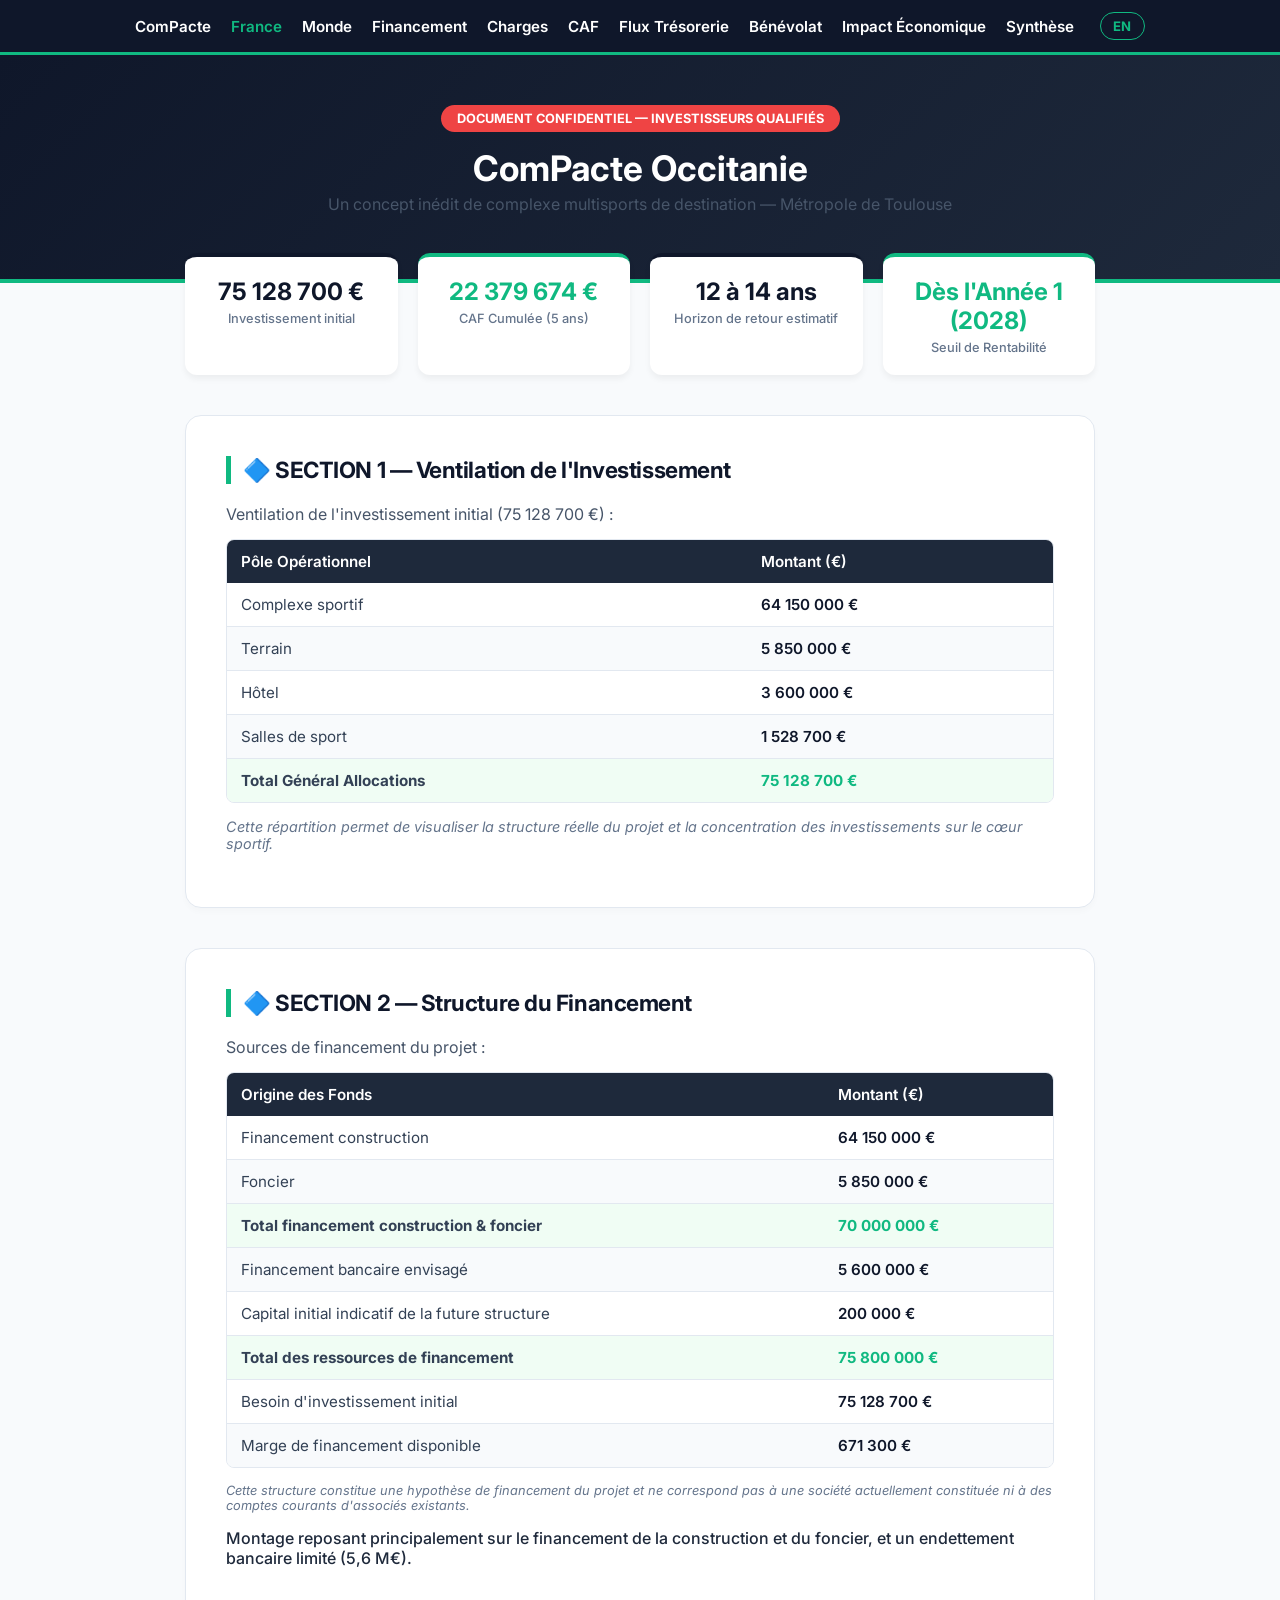
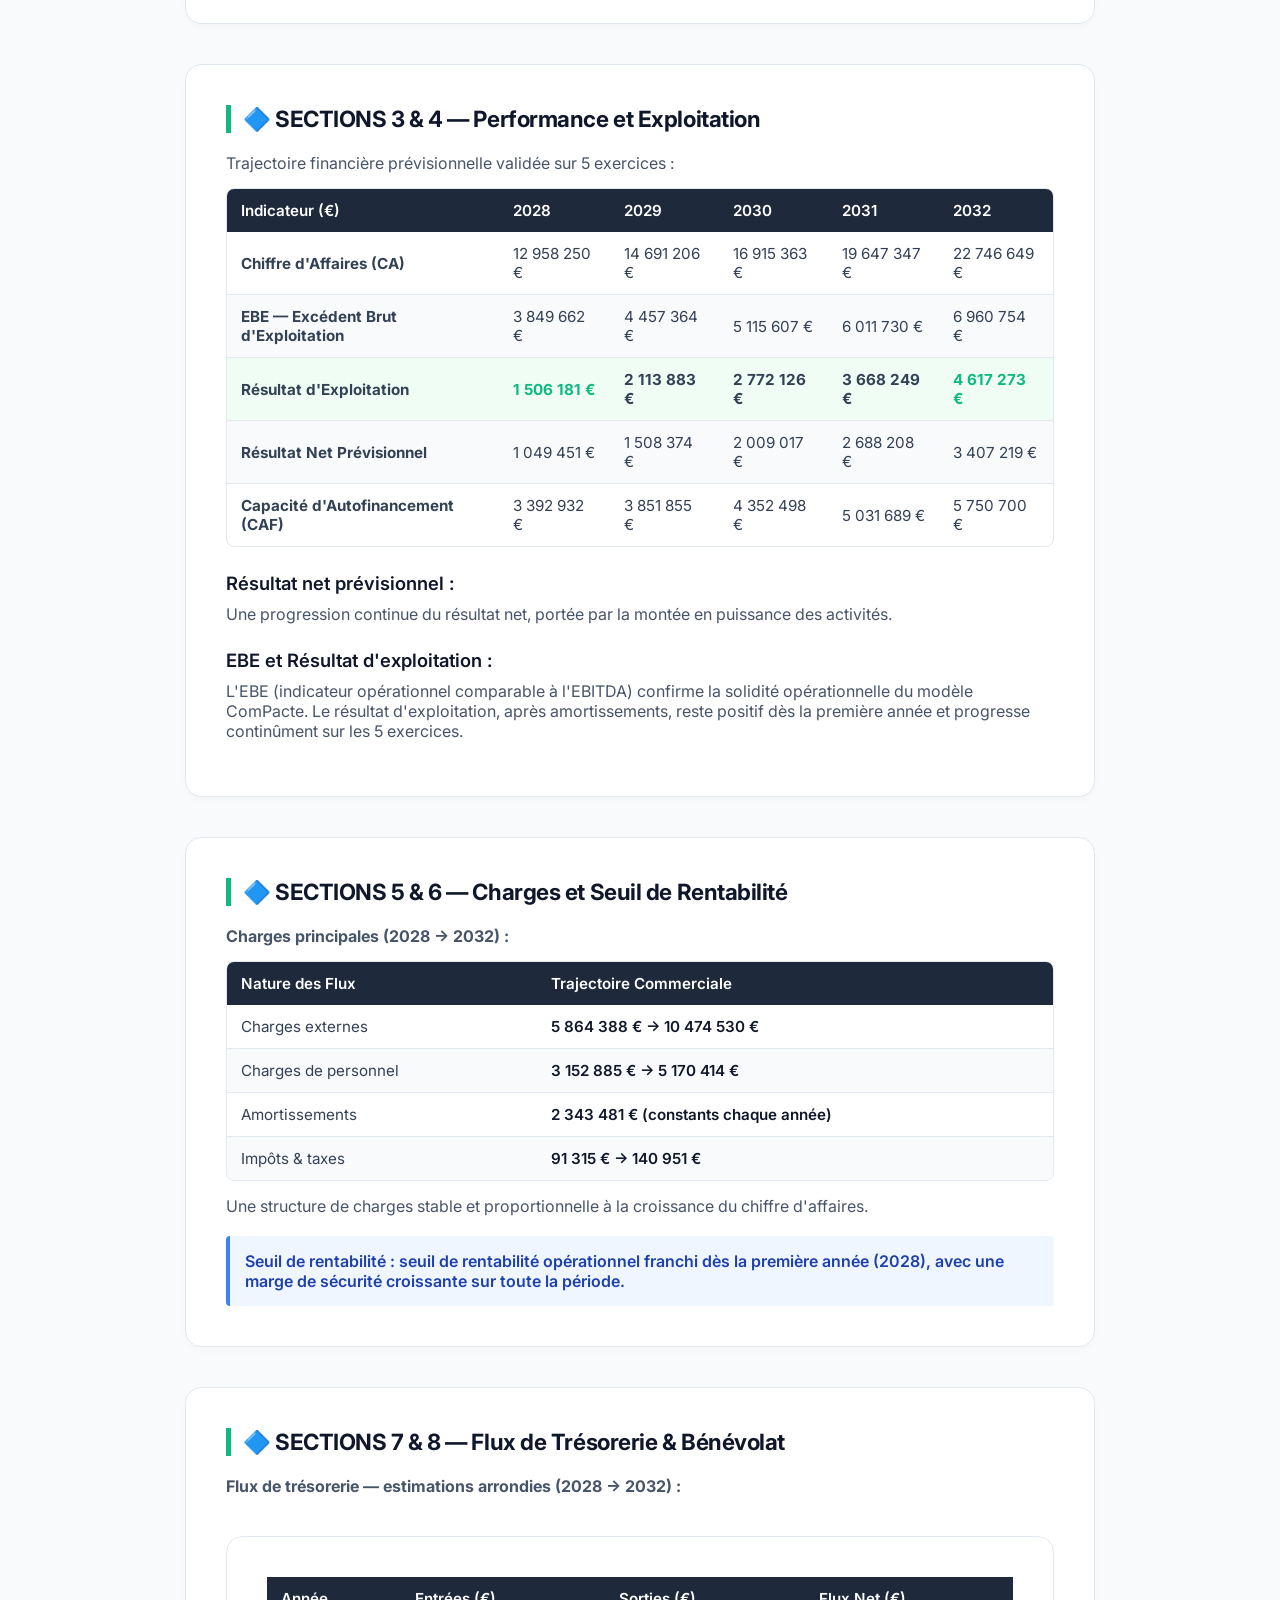
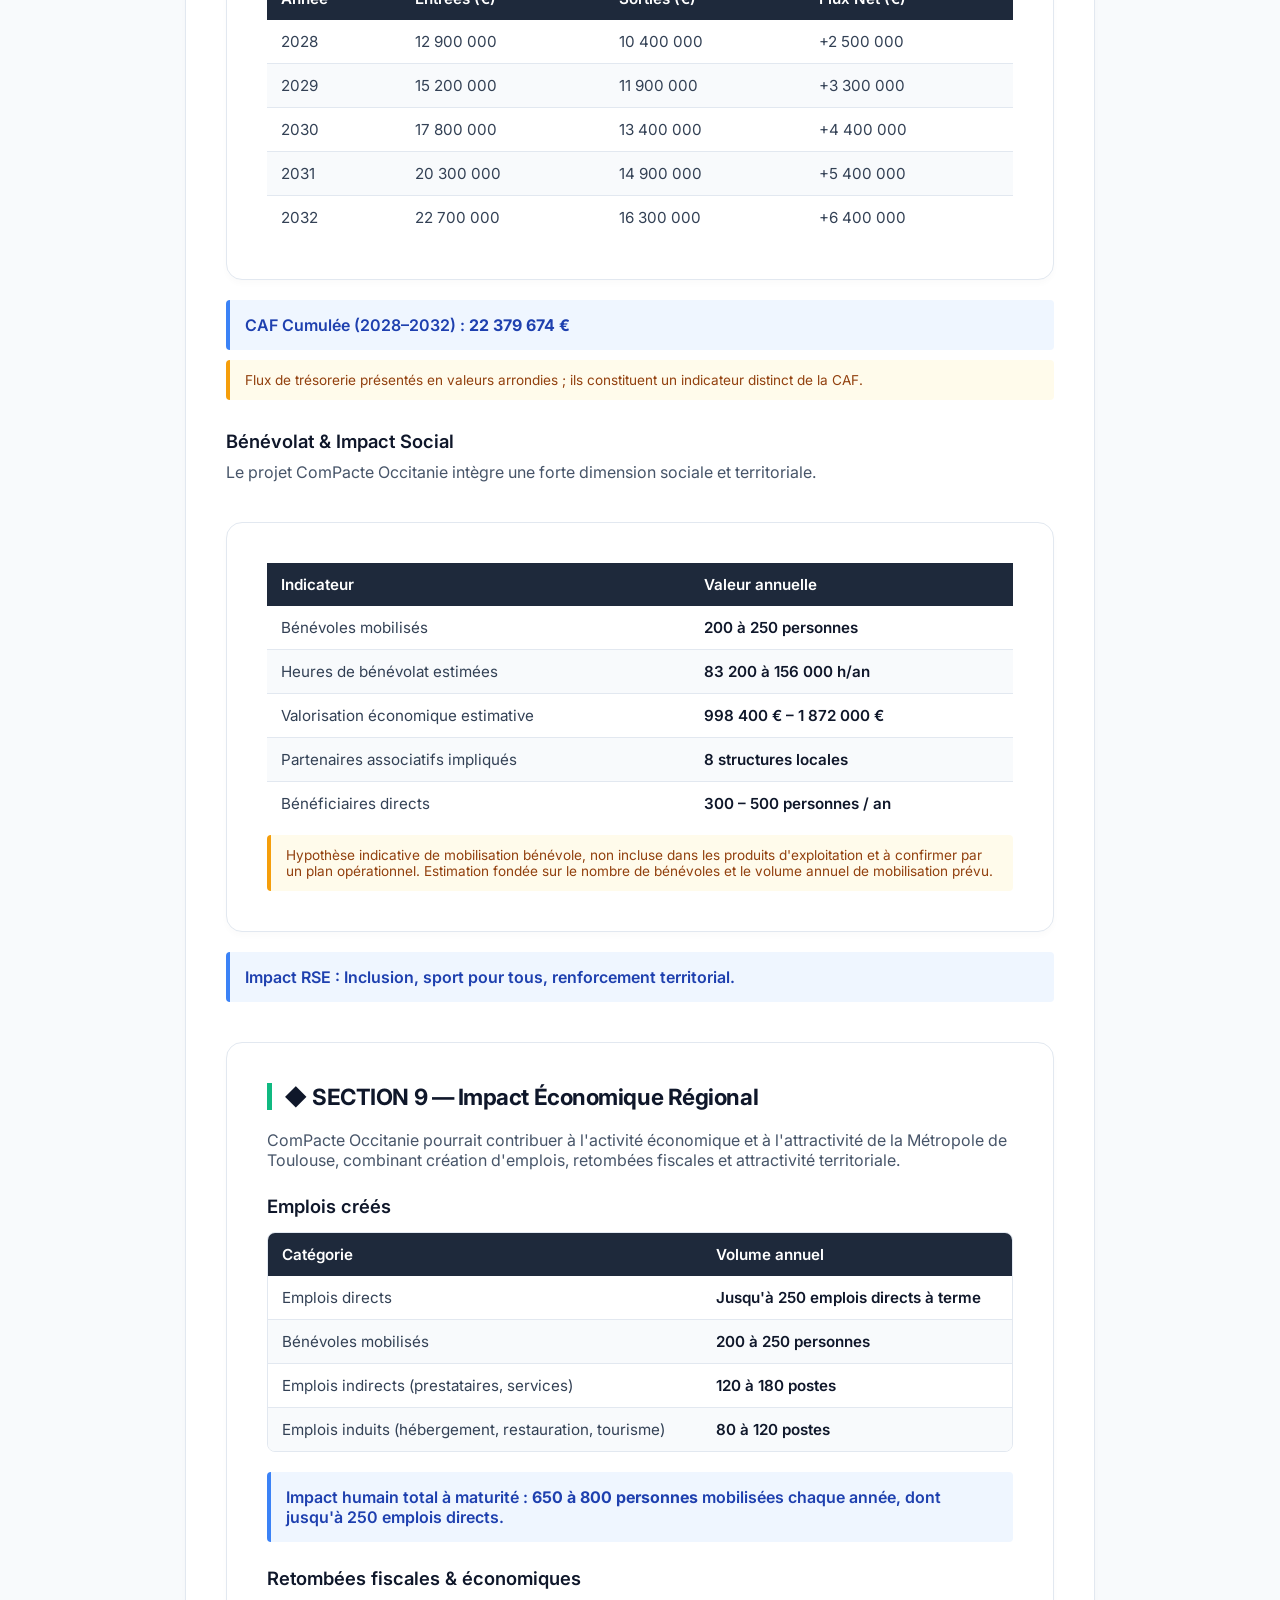
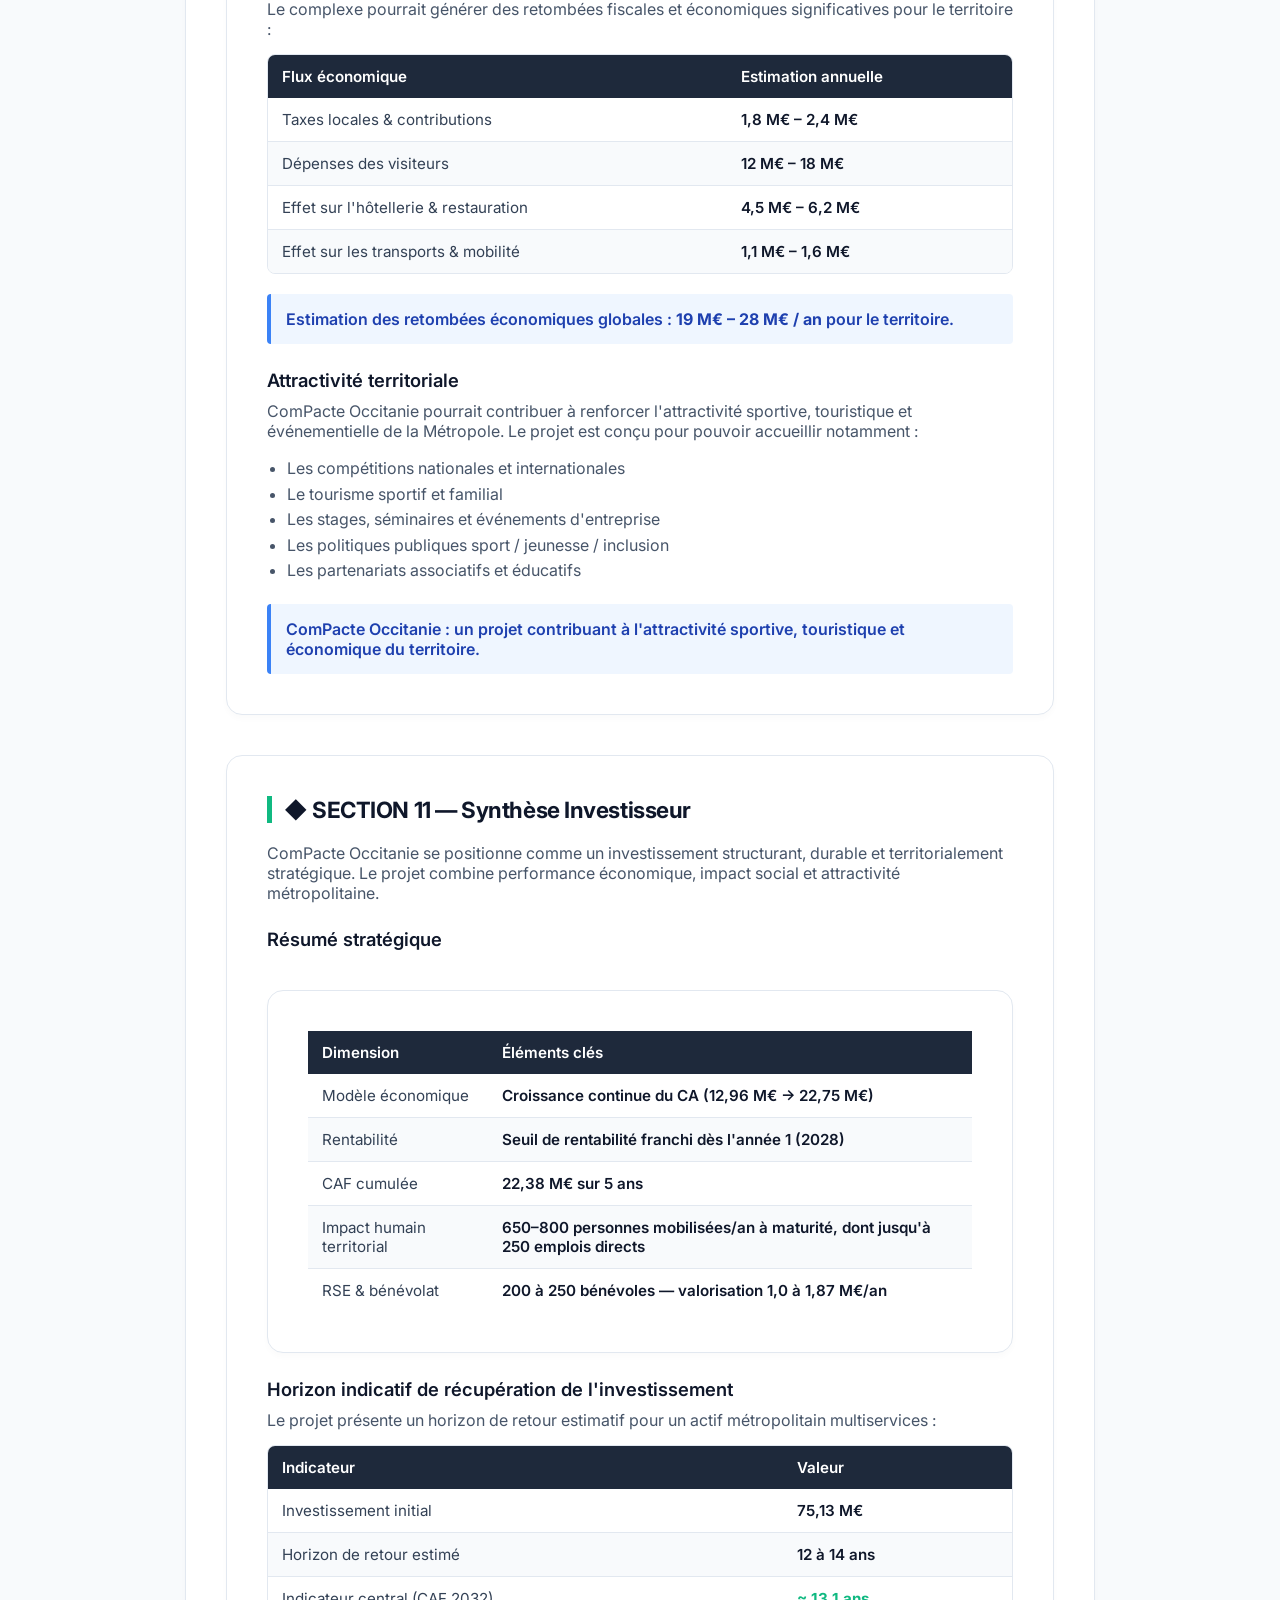
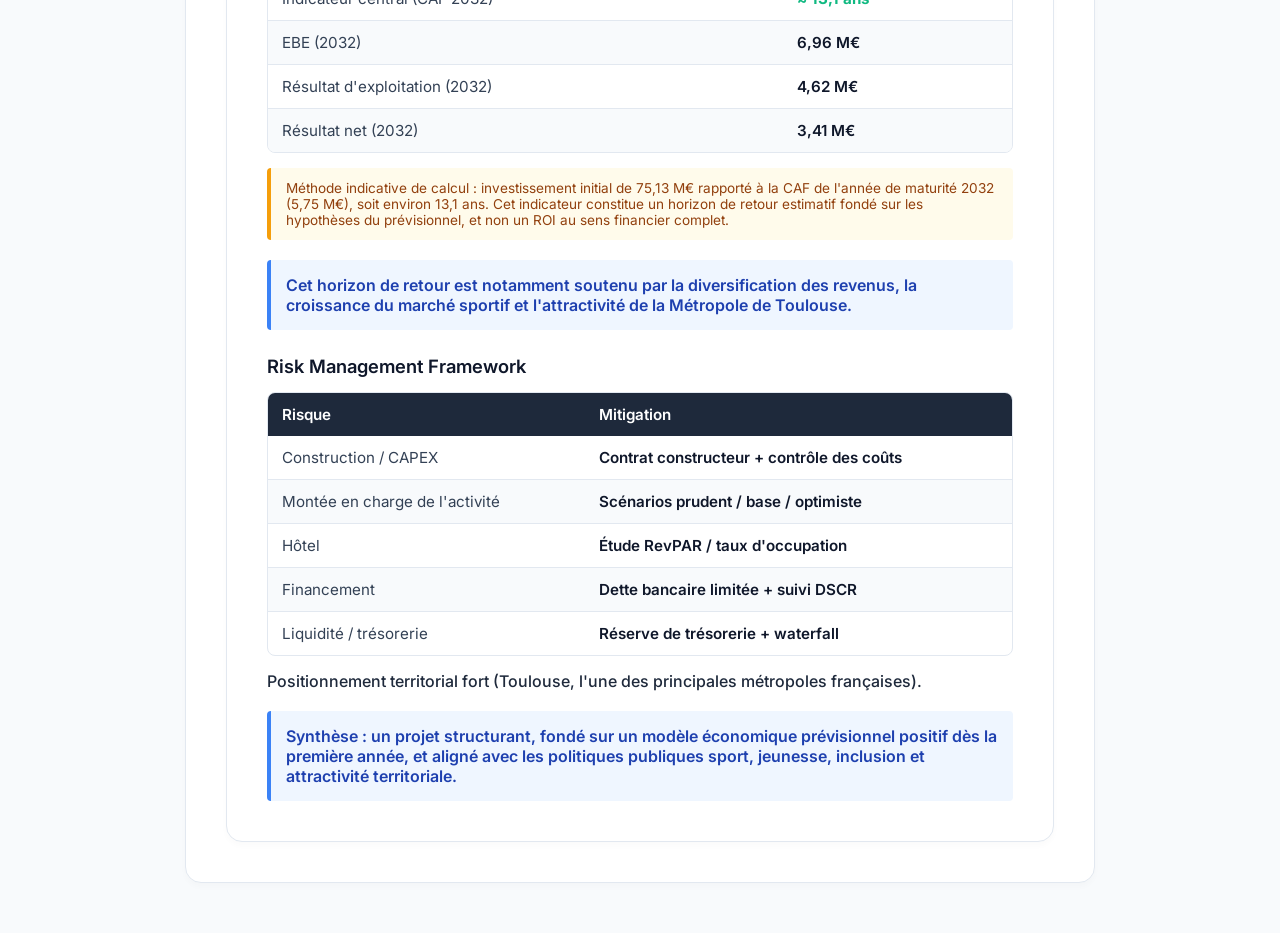
<file: index.html>
<!DOCTYPE html>
<html lang="fr">
<head>
    <meta charset="UTF-8">
    <meta name="viewport" content="width=device-width, initial-scale=1.0">
    <title data-i18n="t-title">ComPacte Occitanie — Book Investisseur</title>
    <link rel="preconnect" href="https://fonts.googleapis.com">
    <link rel="preconnect" href="https://fonts.gstatic.com" crossorigin>
    <link href="https://fonts.googleapis.com/css2?family=Inter:wght@400;500;600;700&display=swap" rel="stylesheet">
    <style>
        :root { --p: #0f172a; --s: #10b981; --a: #ef4444; --bg: #f8fafc; --c: #ffffff; --t: #334155; --b: #e2e8f0; }
        * { box-sizing: border-box; margin: 0; padding: 0; font-family: 'Inter', sans-serif; }
        body { background-color: var(--bg); color: var(--t); padding-bottom: 50px; }
        header { background: linear-gradient(135deg, #0f172a 0%, #1e293b 100%); color: #fff; padding: 50px 20px; text-align: center; border-bottom: 4px solid var(--s); }
        .badge { background: var(--a); padding: 6px 16px; font-size: .8rem; font-weight: 700; border-radius: 20px; display: inline-block; margin-bottom: 15px; text-transform: uppercase; }
        h1 { font-size: 2.2rem; margin-bottom: 5px; font-weight: 700; }
        .container { max-width: 950px; margin: 0 auto; padding: 0 20px; }
        .grid-kpis { display: grid; grid-template-columns: repeat(auto-fit, minmax(210px, 1fr)); gap: 20px; margin-top: -30px; margin-bottom: 20px; }
        .card-kpi { background: var(--c); padding: 20px; border-radius: 12px; text-align: center; box-shadow: 0 4px 6px rgba(0,0,0,0.05); border-top: 4px solid var(--p); }
        .card-kpi.h { border-top-color: var(--s); }
        .card-kpi .v { font-size: 1.5rem; font-weight: 700; color: var(--p); }
        .card-kpi.h .v { color: var(--s); }
        .card-kpi .l { font-size: .8rem; color: #64748b; font-weight: 500; margin-top: 5px; }
        .slide { background: var(--c); padding: 40px; margin-top: 40px; border-radius: 16px; border: 1px solid var(--b); box-shadow: 0 4px 6px rgba(0,0,0,0.02); }
        h2 { color: var(--p); margin-bottom: 20px; font-size: 1.4rem; border-left: 5px solid var(--s); padding-left: 12px; letter-spacing: -0.02em; }
        h3 { color: var(--p); margin: 25px 0 10px 0; font-size: 1.15rem; font-weight: 600; }
        p { margin-bottom: 15px; color: #475569; }
        .tc { overflow-x: auto; margin: 15px 0; border: 1px solid var(--b); border-radius: 8px; }
        table { width: 100%; border-collapse: collapse; font-size: .95rem; text-align: left; }
        th { background: #1e293b; color: #fff; padding: 12px 14px; font-weight: 600; }
        td { padding: 12px 14px; border-bottom: 1px solid var(--b); }
        tr:last-child td { border-bottom: none; }
        tr:nth-child(even) { background-color: #f8fafc; }
        .tg { color: var(--s); font-weight: 700; }
        .tb { font-weight: 600; color: var(--p); }
        .hr { background-color: #f0fdf4 !important; font-weight: 700; }
        .bl { list-style: none; margin: 15px 0; }
        .bl li { background: #f8fafc; padding: 12px; border-left: 4px solid #475569; margin-bottom: 8px; border-radius: 0 6px 6px 0; font-weight: 600; }
        .bl.gl li { border-left-color: var(--s); }
        footer { text-align: center; padding: 40px; color: #64748b; font-size: .9rem; border-top: 1px solid var(--b); margin-top: 50px; }
        footer a { color: var(--s); text-decoration: none; font-weight: 600; }
        .box-h { background-color: #eff6ff; border-left: 4px solid #3b82f6; padding: 15px; border-radius: 4px; font-weight: 600; color: #1e40af; }
        .note-w { background-color: #fffbeb; border-left: 4px solid #f59e0b; padding: 12px 15px; border-radius: 4px; font-size: .85rem; color: #92400e; margin-top: 10px; }

.nav-sticky {
    position: sticky;
    top: 0;
    z-index: 9999;
    background: #0f172a;
    padding: 12px 20px;
    display: flex;
    gap: 20px;
    align-items: center;
    border-bottom: 3px solid #10b981;
    justify-content: center;
    flex-wrap: wrap;
}
html {
  scroll-behavior: smooth;
}

.slide {
  scroll-margin-top: 120px;
}

.nav-sticky a {
    color: #ffffff;
    font-weight: 600;
    text-decoration: none;
    font-size: 0.95rem;
}

.nav-sticky a:hover {
    color: #10b981;
}

#lang-toggle {
    background: transparent;
    border: 1.5px solid #10b981;
    color: #10b981;
    font-weight: 700;
    font-size: 0.82rem;
    padding: 5px 12px;
    border-radius: 20px;
    cursor: pointer;
    letter-spacing: .03em;
    margin-left: 6px;
}
#lang-toggle:hover {
    background: #10b981;
    color: #0f172a;
}
.panel-view { display: none; }
.panel-view.active { display: block; }
.nav-sticky a.active { color: #10b981; }

</style>

</head>
<body>
<nav class="nav-sticky">
    <a href="presentation.html" target="_blank">ComPacte</a>
    <a href="#" id="btn-france" onclick="showTab('france'); return false;" class="active">France</a>
    <a href="#" id="btn-monde" onclick="showTab('monde'); return false;">Monde</a>
    <a href="#financement" onclick="goToSection('financement'); return false;" data-i18n="t-nav-financement">Financement</a>
    <a href="#charges" onclick="goToSection('charges'); return false;" data-i18n="t-nav-charges">Charges</a>
    <a href="#caf" onclick="goToSection('caf'); return false;" data-i18n="t-nav-caf">CAF</a>
    <a href="#flux" onclick="goToSection('flux'); return false;" data-i18n="t-nav-flux">Flux Trésorerie</a>
    <a href="#benevolat" onclick="goToSection('benevolat'); return false;" data-i18n="t-nav-benevolat">Bénévolat</a>
    <a href="#impact" onclick="goToSection('impact'); return false;" data-i18n="t-nav-impact">Impact Économique</a>
    <a href="#synthese" onclick="goToSection('synthese'); return false;" data-i18n="t-nav-synthese">Synthèse</a>
    <button id="lang-toggle" onclick="toggleLang()">EN</button>
</nav>

<div class="panel-view active" id="view-france">
    <header>
        <div class="badge" data-i18n="t-badge">Document Confidentiel — Investisseurs Qualifiés</div>
        <h1>ComPacte Occitanie</h1>
        <p data-i18n="t-header-p">Un concept inédit de complexe multisports de destination — Métropole de Toulouse</p>
    </header>

    <div class="container">

        <!-- MODULE BANNIÈRE & KPIS -->
        <div class="grid-kpis">
            <div class="card-kpi"><div class="v" data-i18n="t-kpi1-v">75 128 700 €</div><div class="l" data-i18n="t-kpi1-l">Investissement initial</div></div>
            <div class="card-kpi h"><div class="v" data-i18n="t-kpi2-v">22 379 674 €</div><div class="l" data-i18n="t-kpi2-l">CAF Cumulée (5 ans)</div></div>
            <div class="card-kpi"><div class="v" data-i18n="t-kpi3-v">12 à 14 ans</div><div class="l" data-i18n="t-kpi3-l">Horizon de retour estimatif</div></div>
            <div class="card-kpi h"><div class="v" data-i18n="t-kpi4-v">Dès l'Année 1 (2028)</div><div class="l" data-i18n="t-kpi4-l">Seuil de Rentabilité</div></div>
        </div>

        <!-- SLIDE 1 : VENTILATION -->
        <div class="slide" id="ventilation">
            <h2 data-i18n="t-s1-h2">🔷 SECTION 1 — Ventilation de l'Investissement</h2>
            <p data-i18n="t-s1-p">Ventilation de l'investissement initial (75 128 700 €) :</p>
            <div class="tc">
                <table>
                    <thead><tr><th data-i18n="t-s1-th1">Pôle Opérationnel</th><th data-i18n="t-s1-th2">Montant (€)</th></tr></thead>
                    <tbody>
                        <tr><td data-i18n="t-s1-r1">Complexe sportif</td><td class="tb" data-i18n="t-s1-r1v">64 150 000 €</td></tr>
                        <tr><td data-i18n="t-s1-r2">Terrain</td><td class="tb" data-i18n="t-s1-r2v">5 850 000 €</td></tr>
                        <tr><td data-i18n="t-s1-r3">Hôtel</td><td class="tb" data-i18n="t-s1-r3v">3 600 000 €</td></tr>
                        <tr><td data-i18n="t-s1-r4">Salles de sport</td><td class="tb" data-i18n="t-s1-r4v">1 528 700 €</td></tr>
                        <tr class="hr"><td data-i18n="t-s1-r5">Total Général Allocations</td><td class="tg" data-i18n="t-s1-r5v">75 128 700 €</td></tr>
                    </tbody>
                </table>
            </div>
            <p style="font-style: italic; font-size: 0.9rem; color: #64748b;" data-i18n="t-s1-foot">Cette répartition permet de visualiser la structure réelle du projet et la concentration des investissements sur le cœur sportif.</p>
        </div>

        <!-- SLIDE 2 : FINANCEMENT -->
        <div class="slide" id="financement">
            <h2 data-i18n="t-s2-h2">🔷 SECTION 2 — Structure du Financement</h2>
            <p data-i18n="t-s2-p">Sources de financement du projet :</p>
            <div class="tc">
                <table>
                    <thead><tr><th data-i18n="t-s2-th1">Origine des Fonds</th><th data-i18n="t-s2-th2">Montant (€)</th></tr></thead>
                    <tbody>
                        <tr><td data-i18n="t-s2-r1">Financement construction</td><td class="tb" data-i18n="t-s2-r1v">64 150 000 €</td></tr>
                        <tr><td data-i18n="t-s2-r2">Foncier</td><td class="tb" data-i18n="t-s2-r2v">5 850 000 €</td></tr>
                        <tr class="hr"><td data-i18n="t-s2-r3">Total financement construction &amp; foncier</td><td class="tg" data-i18n="t-s2-r3v">70 000 000 €</td></tr>
                        <tr><td data-i18n="t-s2-r4">Financement bancaire envisagé</td><td class="tb" data-i18n="t-s2-r4v">5 600 000 €</td></tr>
                        <tr><td data-i18n="t-s2-r5">Capital initial indicatif de la future structure</td><td class="tb" data-i18n="t-s2-r5v">200 000 €</td></tr>
                        <tr class="hr"><td data-i18n="t-s2-r6">Total des ressources de financement</td><td class="tg" data-i18n="t-s2-r6v">75 800 000 €</td></tr>
                        <tr><td data-i18n="t-s2-r7">Besoin d'investissement initial</td><td class="tb" data-i18n="t-s2-r7v">75 128 700 €</td></tr>
                        <tr><td data-i18n="t-s2-r8">Marge de financement disponible</td><td class="tb" data-i18n="t-s2-r8v">671 300 €</td></tr>
                    </tbody>
                </table>
            </div>
            <p style="font-size:.8rem; color:#64748b; font-style:italic; margin-top:8px;" data-i18n="t-s2-note1">Cette structure constitue une hypothèse de financement du projet et ne correspond pas à une société actuellement constituée ni à des comptes courants d'associés existants.</p>
            <p style="font-weight: 500; color: #1e293b;" data-i18n="t-s2-foot">Montage reposant principalement sur le financement de la construction et du foncier, et un endettement bancaire limité (5,6 M€).</p>
        </div>

        <!-- SLIDE 3 : PERFORMANCES COMPLÈTES (RN / EBE / EBITDA / CA / CAF) -->
        <div class="slide">
            <h2 data-i18n="t-s3-h2">🔷 SECTIONS 3 & 4 — Performance et Exploitation</h2>
            <p data-i18n="t-s3-p">Trajectoire financière prévisionnelle validée sur 5 exercices :</p>
            <div class="tc">
                <table>
                    <thead>
                        <tr>
                            <th data-i18n="t-s3-th1">Indicateur (€)</th>
                            <th>2028</th>
                            <th>2029</th>
                            <th>2030</th>
                            <th>2031</th>
                            <th>2032</th>
                        </tr>
                    </thead>
                    <tbody>
                        <tr><td><strong data-i18n="t-s3-r1">Chiffre d'Affaires (CA)</strong></td><td data-i18n="t-s3-r1c1">12 958 250 €</td><td data-i18n="t-s3-r1c2">14 691 206 €</td><td data-i18n="t-s3-r1c3">16 915 363 €</td><td data-i18n="t-s3-r1c4">19 647 347 €</td><td data-i18n="t-s3-r1c5">22 746 649 €</td></tr>
                        <tr><td><strong data-i18n="t-s3-r2">EBE — Excédent Brut d'Exploitation</strong></td><td data-i18n="t-s3-r2c1">3 849 662 €</td><td data-i18n="t-s3-r2c2">4 457 364 €</td><td data-i18n="t-s3-r2c3">5 115 607 €</td><td data-i18n="t-s3-r2c4">6 011 730 €</td><td data-i18n="t-s3-r2c5">6 960 754 €</td></tr>
                        <tr class="hr"><td><strong data-i18n="t-s3-r2b">Résultat d'Exploitation</strong></td><td class="tg" data-i18n="t-s3-r2bc1">1 506 181 €</td><td data-i18n="t-s3-r2bc2">2 113 883 €</td><td data-i18n="t-s3-r2bc3">2 772 126 €</td><td data-i18n="t-s3-r2bc4">3 668 249 €</td><td class="tg" data-i18n="t-s3-r2bc5">4 617 273 €</td></tr>
                        <tr style="background: #f8fafc;"><td><strong data-i18n="t-s3-r3">Résultat Net Prévisionnel</strong></td><td data-i18n="t-s3-r3c1">1 049 451 €</td><td data-i18n="t-s3-r3c2">1 508 374 €</td><td data-i18n="t-s3-r3c3">2 009 017 €</td><td data-i18n="t-s3-r3c4">2 688 208 €</td><td data-i18n="t-s3-r3c5">3 407 219 €</td></tr>
                        <tr><td><strong data-i18n="t-s3-r4">Capacité d'Autofinancement (CAF)</strong></td><td data-i18n="t-s3-r4c1">3 392 932 €</td><td data-i18n="t-s3-r4c2">3 851 855 €</td><td data-i18n="t-s3-r4c3">4 352 498 €</td><td data-i18n="t-s3-r4c4">5 031 689 €</td><td data-i18n="t-s3-r4c5">5 750 700 €</td></tr>
                    </tbody>
                </table>
            </div>
            <h3 data-i18n="t-s3-h3a">Résultat net prévisionnel :</h3>
            <p data-i18n="t-s3-pa">Une progression continue du résultat net, portée par la montée en puissance des activités.</p>
            <h3 data-i18n="t-s3-h3b">EBE et Résultat d'exploitation :</h3>
            <p data-i18n="t-s3-pb">L'EBE (indicateur opérationnel comparable à l'EBITDA) confirme la solidité opérationnelle du modèle ComPacte. Le résultat d'exploitation, après amortissements, reste positif dès la première année et progresse continûment sur les 5 exercices.</p>
        </div>

        <!-- SLIDE 4 : CHARGES & RENTABILITÉ -->
        <div class="slide" id="caf">
            <h2 data-i18n="t-s4-h2">🔷 SECTIONS 5 & 6 — Charges et Seuil de Rentabilité</h2>
            <p><strong data-i18n="t-s4-p">Charges principales (2028 → 2032) :</strong></p>
            <div class="tc">
                <table>
                    <thead><tr><th data-i18n="t-s4-th1">Nature des Flux</th><th data-i18n="t-s4-th2">Trajectoire Commerciale</th></tr></thead>
                    <tbody>
                        <tr><td data-i18n="t-s4-r1">Charges externes</td><td class="tb" data-i18n="t-s4-r1v">5 864 388 € → 10 474 530 €</td></tr>
                        <tr><td data-i18n="t-s4-r2">Charges de personnel</td><td class="tb" data-i18n="t-s4-r2v">3 152 885 € → 5 170 414 €</td></tr>
                        <tr><td data-i18n="t-s4-r3">Amortissements</td><td class="tb" data-i18n="t-s4-r3v">2 343 481 € (constants chaque année)</td></tr>
                        <tr><td data-i18n="t-s4-r4">Impôts & taxes</td><td class="tb" data-i18n="t-s4-r4v">91 315 € → 140 951 €</td></tr>
                    </tbody>
                </table>
            </div>
            <p data-i18n="t-s4-foot">Une structure de charges stable et proportionnelle à la croissance du chiffre d'affaires.</p>

            <div class="box-h" style="margin-top: 20px;" data-i18n="t-s4-box">
                Seuil de rentabilité : seuil de rentabilité opérationnel franchi dès la première année (2028), avec une marge de sécurité croissante sur toute la période.
            </div>
        </div>

        <!-- SLIDE 5 : CAF & BÉNÉVOLAT -->
        <div class="slide" id="charges">
            <h2 data-i18n="t-s5-h2">🔷 SECTIONS 7 & 8 — Flux de Trésorerie & Bénévolat</h2>
<p><strong data-i18n="t-s5-p">Flux de trésorerie — estimations arrondies (2028 → 2032) :</strong></p>

<div class="slide" id="flux">
    <table>
        <thead>
            <tr><th data-i18n="t-s5-th1">Année</th><th data-i18n="t-s5-th2">Entrées (€)</th><th data-i18n="t-s5-th3">Sorties (€)</th><th data-i18n="t-s5-th4">Flux Net (€)</th></tr>
        </thead>
        <tbody>
            <tr><td>2028</td><td data-i18n="t-s5-r1a">12 900 000</td><td data-i18n="t-s5-r1b">10 400 000</td><td class="c-g" data-i18n="t-s5-r1c">+2 500 000</td></tr>
            <tr><td>2029</td><td data-i18n="t-s5-r2a">15 200 000</td><td data-i18n="t-s5-r2b">11 900 000</td><td class="c-g" data-i18n="t-s5-r2c">+3 300 000</td></tr>
            <tr><td>2030</td><td data-i18n="t-s5-r3a">17 800 000</td><td data-i18n="t-s5-r3b">13 400 000</td><td class="c-g" data-i18n="t-s5-r3c">+4 400 000</td></tr>
            <tr><td>2031</td><td data-i18n="t-s5-r4a">20 300 000</td><td data-i18n="t-s5-r4b">14 900 000</td><td class="c-g" data-i18n="t-s5-r4c">+5 400 000</td></tr>
            <tr><td>2032</td><td data-i18n="t-s5-r5a">22 700 000</td><td data-i18n="t-s5-r5b">16 300 000</td><td class="c-g" data-i18n="t-s5-r5c">+6 400 000</td></tr>
        </tbody>
    </table>
</div>

<div class="box-h" style="margin-top:20px;" data-i18n="t-s5-box1">
    CAF Cumulée (2028–2032) : <strong>22 379 674 €</strong>
</div>
<div class="note-w" data-i18n="t-s5-note">Flux de trésorerie présentés en valeurs arrondies ; ils constituent un indicateur distinct de la CAF.</div>
<h3 style="margin-top:30px;" data-i18n="t-s5-h3">Bénévolat &amp; Impact Social</h3>
<p data-i18n="t-s5-p2">Le projet ComPacte Occitanie intègre une forte dimension sociale et territoriale.</p>

<div class="slide" id="benevolat">
    <table>
        <thead>
            <tr><th data-i18n="t-s5b-th1">Indicateur</th><th data-i18n="t-s5b-th2">Valeur annuelle</th></tr>
        </thead>
        <tbody>
            <tr><td data-i18n="t-s5b-r0">Bénévoles mobilisés</td><td class="tb" data-i18n="t-s5b-r0v">200 à 250 personnes</td></tr>
            <tr><td data-i18n="t-s5b-r1">Heures de bénévolat estimées</td><td class="tb" data-i18n="t-s5b-r1v">83 200 à 156 000 h/an</td></tr>
            <tr><td data-i18n="t-s5b-r2">Valorisation économique estimative</td><td class="tb" data-i18n="t-s5b-r2v">998 400 € – 1 872 000 €</td></tr>
            <tr><td data-i18n="t-s5b-r3">Partenaires associatifs impliqués</td><td class="tb" data-i18n="t-s5b-r3v">8 structures locales</td></tr>
            <tr><td data-i18n="t-s5b-r4">Bénéficiaires directs</td><td class="tb" data-i18n="t-s5b-r4v">300 – 500 personnes / an</td></tr>
        </tbody>
    </table>
    <div class="note-w" data-i18n="t-s5b-note">Hypothèse indicative de mobilisation bénévole, non incluse dans les produits d'exploitation et à confirmer par un plan opérationnel. Estimation fondée sur le nombre de bénévoles et le volume annuel de mobilisation prévu.</div>
</div>

<div class="box-h" style="margin-top:20px;" data-i18n="t-s5b-box">
    Impact RSE : Inclusion, sport pour tous, renforcement territorial.
</div>
<div class="slide" id="benevolat2">
    <h2 data-i18n="t-s9-h2">◆ SECTION 9 — Impact Économique Régional</h2>
    <p data-i18n="t-s9-p">ComPacte Occitanie pourrait contribuer à l'activité économique et à l'attractivité de la Métropole de Toulouse,
    combinant création d'emplois, retombées fiscales et attractivité territoriale.</p>

    <h3 data-i18n="t-s9-h3a">Emplois créés</h3>
    <div class="tc">
        <table>
            <thead>
                <tr><th data-i18n="t-s9-th1">Catégorie</th><th data-i18n="t-s9-th2">Volume annuel</th></tr>
            </thead>
            <tbody>
                <tr><td data-i18n="t-s9-r1">Emplois directs</td><td class="tb" data-i18n="t-s9-r1v">Jusqu'à 250 emplois directs à terme</td></tr>
                <tr><td data-i18n="t-s9-r2">Bénévoles mobilisés</td><td class="tb" data-i18n="t-s9-r2v">200 à 250 personnes</td></tr>
                <tr><td data-i18n="t-s9-r3">Emplois indirects (prestataires, services)</td><td class="tb" data-i18n="t-s9-r3v">120 à 180 postes</td></tr>
                <tr><td data-i18n="t-s9-r4">Emplois induits (hébergement, restauration, tourisme)</td><td class="tb" data-i18n="t-s9-r4v">80 à 120 postes</td></tr>
            </tbody>
        </table>
    </div>

    <div class="box-h" style="margin-top:20px;" data-i18n="t-s9-box1">
        Impact humain total à maturité : <strong>650 à 800 personnes</strong> mobilisées chaque année, dont jusqu'à 250 emplois directs.
    </div>

    <h3 data-i18n="t-s9-h3b">Retombées fiscales &amp; économiques</h3>
    <p data-i18n="t-s9-pb">Le complexe pourrait générer des retombées fiscales et économiques significatives pour le territoire :</p>

    <div class="tc">
        <table>
            <thead>
                <tr><th data-i18n="t-s9-th3">Flux économique</th><th data-i18n="t-s9-th4">Estimation annuelle</th></tr>
            </thead>
            <tbody>
                <tr><td data-i18n="t-s9-r5">Taxes locales &amp; contributions</td><td class="tb" data-i18n="t-s9-r5v">1,8 M€ – 2,4 M€</td></tr>
                <tr><td data-i18n="t-s9-r6">Dépenses des visiteurs</td><td class="tb" data-i18n="t-s9-r6v">12 M€ – 18 M€</td></tr>
                <tr><td data-i18n="t-s9-r7">Effet sur l'hôtellerie &amp; restauration</td><td class="tb" data-i18n="t-s9-r7v">4,5 M€ – 6,2 M€</td></tr>
                <tr><td data-i18n="t-s9-r8">Effet sur les transports &amp; mobilité</td><td class="tb" data-i18n="t-s9-r8v">1,1 M€ – 1,6 M€</td></tr>
            </tbody>
        </table>
    </div>

    <div class="box-h" style="margin-top:20px;" data-i18n="t-s9-box2">
        Estimation des retombées économiques globales : <strong>19 M€ – 28 M€ / an</strong> pour le territoire.
    </div>

    <h3 data-i18n="t-s9-h3c">Attractivité territoriale</h3>
    <p data-i18n="t-s9-pc">
        ComPacte Occitanie pourrait contribuer à renforcer l'attractivité sportive, touristique et événementielle
        de la Métropole. Le projet est conçu pour pouvoir accueillir notamment :
    </p>

    <ul style="margin-left:20px; color:#475569; line-height:1.6;">
        <li data-i18n="t-s9-li1">Les compétitions nationales et internationales</li>
        <li data-i18n="t-s9-li2">Le tourisme sportif et familial</li>
        <li data-i18n="t-s9-li3">Les stages, séminaires et événements d'entreprise</li>
        <li data-i18n="t-s9-li4">Les politiques publiques sport / jeunesse / inclusion</li>
        <li data-i18n="t-s9-li5">Les partenariats associatifs et éducatifs</li>
    </ul>

    <div class="box-h" style="margin-top:20px;" data-i18n="t-s9-box3">
        ComPacte Occitanie : un projet contribuant à l'attractivité sportive, touristique et économique du territoire.
    </div>
</div>
<div class="slide" id="impact">
    <h2 data-i18n="t-s11-h2">◆ SECTION 11 — Synthèse Investisseur</h2>
    <p data-i18n="t-s11-p">ComPacte Occitanie se positionne comme un investissement structurant, durable et
    territorialement stratégique. Le projet combine performance économique, impact social
    et attractivité métropolitaine.</p>

    <h3 data-i18n="t-s11-h3a">Résumé stratégique</h3>
    <div class="slide" id="synthese">
        <table>
            <thead>
                <tr><th data-i18n="t-s11-th1">Dimension</th><th data-i18n="t-s11-th2">Éléments clés</th></tr>
            </thead>
            <tbody>
                <tr><td data-i18n="t-s11-r1">Modèle économique</td><td class="tb" data-i18n="t-s11-r1v">Croissance continue du CA (12,96 M€ → 22,75 M€)</td></tr>
                <tr><td data-i18n="t-s11-r2">Rentabilité</td><td class="tb" data-i18n="t-s11-r2v">Seuil de rentabilité franchi dès l'année 1 (2028)</td></tr>
                <tr><td data-i18n="t-s11-r3">CAF cumulée</td><td class="tb" data-i18n="t-s11-r3v">22,38 M€ sur 5 ans</td></tr>
                <tr><td data-i18n="t-s11-r4">Impact humain territorial</td><td class="tb" data-i18n="t-s11-r4v">650–800 personnes mobilisées/an à maturité, dont jusqu'à 250 emplois directs</td></tr>
                <tr><td data-i18n="t-s11-r5">RSE &amp; bénévolat</td><td class="tb" data-i18n="t-s11-r5v">200 à 250 bénévoles — valorisation 1,0 à 1,87 M€/an</td></tr>
            </tbody>
        </table>
    </div>

    <h3 data-i18n="t-s11-h3b">Horizon indicatif de récupération de l'investissement</h3>
    <p data-i18n="t-s11-pb">Le projet présente un horizon de retour estimatif pour un actif métropolitain multiservices :</p>

    <div class="tc">
        <table>
            <thead>
                <tr><th data-i18n="t-s11-th3">Indicateur</th><th data-i18n="t-s11-th4">Valeur</th></tr>
            </thead>
            <tbody>
                <tr><td data-i18n="t-s11-r6">Investissement initial</td><td class="tb" data-i18n="t-s11-r6v">75,13 M€</td></tr>
                <tr><td data-i18n="t-s11-r7">Horizon de retour estimé</td><td class="tb" data-i18n="t-s11-r7v">12 à 14 ans</td></tr>
                <tr><td data-i18n="t-s11-r7c">Indicateur central (CAF 2032)</td><td class="tg" data-i18n="t-s11-r7cv">≈ 13,1 ans</td></tr>
                <tr><td data-i18n="t-s11-r8">EBE (2032)</td><td class="tb" data-i18n="t-s11-r8v">6,96 M€</td></tr>
                <tr><td data-i18n="t-s11-r8b">Résultat d'exploitation (2032)</td><td class="tb" data-i18n="t-s11-r8bv">4,62 M€</td></tr>
                <tr><td data-i18n="t-s11-r9">Résultat net (2032)</td><td class="tb" data-i18n="t-s11-r9v">3,41 M€</td></tr>
            </tbody>
        </table>
    </div>

    <div class="note-w" data-i18n="t-s11-roinote">Méthode indicative de calcul : investissement initial de 75,13 M€ rapporté à la CAF de l'année de maturité 2032 (5,75 M€), soit environ 13,1 ans. Cet indicateur constitue un horizon de retour estimatif fondé sur les hypothèses du prévisionnel, et non un ROI au sens financier complet.</div>

    <div class="box-h" style="margin-top:20px;" data-i18n="t-s11-box1">
        Cet horizon de retour est notamment soutenu par la diversification des revenus, la croissance du marché
        sportif et l'attractivité de la Métropole de Toulouse.
    </div>

    <h3 data-i18n="t-s11-h3c">Risk Management Framework</h3>
    <div class="tc">
        <table>
            <thead>
                <tr><th data-i18n="t-s11-rth1">Risque</th><th data-i18n="t-s11-rth2">Mitigation</th></tr>
            </thead>
            <tbody>
                <tr><td data-i18n="t-s11-rr1">Construction / CAPEX</td><td class="tb" data-i18n="t-s11-rr1v">Contrat constructeur + contrôle des coûts</td></tr>
                <tr><td data-i18n="t-s11-rr2">Montée en charge de l'activité</td><td class="tb" data-i18n="t-s11-rr2v">Scénarios prudent / base / optimiste</td></tr>
                <tr><td data-i18n="t-s11-rr3">Hôtel</td><td class="tb" data-i18n="t-s11-rr3v">Étude RevPAR / taux d'occupation</td></tr>
                <tr><td data-i18n="t-s11-rr4">Financement</td><td class="tb" data-i18n="t-s11-rr4v">Dette bancaire limitée + suivi DSCR</td></tr>
                <tr><td data-i18n="t-s11-rr5">Liquidité / trésorerie</td><td class="tb" data-i18n="t-s11-rr5v">Réserve de trésorerie + waterfall</td></tr>
            </tbody>
        </table>
    </div>
    <p style="margin-top:15px; font-weight:500; color:#1e293b;" data-i18n="t-s11-territ">Positionnement territorial fort (Toulouse, l'une des principales métropoles françaises).</p>

    <div class="box-h" style="margin-top:20px;" data-i18n="t-s11-box2">
        Synthèse : un projet structurant, fondé sur un modèle économique prévisionnel positif dès la première année,
        et aligné avec les politiques publiques sport, jeunesse, inclusion et attractivité territoriale.
    </div>
</div>
    </div>
</div>
</div>

<div class="panel-view" id="view-monde">
    <header>
        <div class="badge" data-i18n="mw-badge">Compacte Monde</div>
        <h1 data-i18n="mw-h1">Le concept global — un modèle conçu pour être adapté et développé dans différents territoires</h1>
        <p data-i18n="mw-tagline">Notre vision : créer dans le monde un réseau de destinations sport &amp; loisirs à fort impact</p>
    </header>

    <div class="container">
        <div class="note-w" style="margin-top:20px;" data-i18n="mw-note1">Cette ambition mondiale ne fait pas partie automatiquement du périmètre d'une acquisition du projet Toulouse.</div>


        <div class="slide">
            <h2 data-i18n="mw-s1-h2">Le concept Compacte — un écosystème, pas un simple complexe sportif</h2>
            <p data-i18n="mw-s1-p">Compacte est un écosystème complet au service du bien-être, du sport et du territoire, structuré autour de 10 dimensions :</p>
            <ul class="bl">
                <li data-i18n="mw-s1-li1">Sport — 25 disciplines indoor et outdoor</li>
                <li data-i18n="mw-s1-li2">Hôtellerie — 120 chambres 4 étoiles</li>
                <li data-i18n="mw-s1-li3">Restauration — 3 restaurants</li>
                <li data-i18n="mw-s1-li4">Événements &amp; esplanade</li>
                <li data-i18n="mw-s1-li5">Entreprises &amp; séminaires</li>
                <li data-i18n="mw-s1-li6">Loisirs &amp; divertissement</li>
                <li data-i18n="mw-s1-li7">Santé — maison sport santé</li>
                <li data-i18n="mw-s1-li8">Éducation &amp; jeunesse</li>
                <li data-i18n="mw-s1-li9">Inclusion &amp; accessibilité</li>
                <li data-i18n="mw-s1-li10">Agriculture — ferme pédagogique &amp; circuits courts</li>
            </ul>
        </div>

        <div class="slide">
            <h2 data-i18n="mo-ip-h2">Le concept ComPacte et sa propriété intellectuelle</h2>
            <p data-i18n="mo-ip-p1"><strong>Philippe Bru — Fondateur et propriétaire actuel du concept ComPacte</strong> : savoir-faire, architecture du modèle, expérience client, modèle économique à 7 revenus, technologies, identité de marque et normes.</p>
            <div class="box-h" data-i18n="mo-ip-box">Disque dur = le concept Compacte. Logiciels = chaque projet Compacte. Le concept global ComPacte, son architecture, son savoir-faire, sa marque et ses droits de développement restent actuellement la propriété de Philippe Bru ; chaque implantation territoriale pourrait faire l'objet d'une déclinaison locale et d'un accord de licence distinct.</div>
            <p style="margin-top:15px; font-size:.9rem; color:#475569;" data-i18n="mo-ip-p2">À ce jour, ComPacte (le concept, la propriété intellectuelle, la marque, le savoir-faire et le cadre de développement) est la propriété exclusive de Philippe Bru. Aucune société ni aucun tiers n'en est actuellement propriétaire. Toute structure juridique future — société, licence, véhicule d'investissement ou société d'exploitation — sera créée pour porter, développer ou commercialiser les actifs de ComPacte, sans modifier la propriété actuelle de Philippe Bru sauf accord exprès contraire.</p>
        </div>

        <div class="slide">
            <h2 data-i18n="mw-s3-h2">Architecture du réseau</h2>
            <div class="tc">
                <table>
                    <tr><th data-i18n="mw-s3-th1">Niveau</th><th data-i18n="mw-s3-th2">Statut</th></tr>
                    <tr class="hr"><td data-i18n="mw-s3-r1">Compacte — concept global</td><td class="tg" data-i18n="mw-s3-r1v">Propriété actuelle : Philippe Bru</td></tr>
                    <tr><td data-i18n="mw-s3-r2">Toulouse / Occitanie</td><td class="tg" data-i18n="mw-s3-r2v">Projet de référence — premier maillon documenté du réseau</td></tr>
                    <tr><td data-i18n="mw-s3-r3">Paris</td><td data-i18n="mw-s3-r3v">Territoire potentiel — non engagé</td></tr>
                    <tr><td data-i18n="mw-s3-r4">Maroc</td><td data-i18n="mw-s3-r4v">Territoire potentiel — non engagé</td></tr>
                    <tr><td data-i18n="mw-s3-r5">Arabie Saoudite</td><td data-i18n="mw-s3-r5v">Territoire potentiel — non engagé</td></tr>
                    <tr><td data-i18n="mw-s3-r6">Nigeria</td><td data-i18n="mw-s3-r6v">Territoire potentiel — non engagé</td></tr>
                    <tr><td data-i18n="mw-s3-r7">Autres territoires</td><td data-i18n="mw-s3-r7v">Selon opportunités et partenaires</td></tr>
                </table>
            </div>
            <div class="note-w" data-i18n="mw-s3-note">Seul le projet Occitanie / Toulouse est aujourd'hui documenté et chiffré. Les autres territoires représentent des déclinaisons futures possibles du modèle, pas des projets existants.</div>
        </div>

        <div class="slide">
            <h2 data-i18n="mw-s4-h2">Ce que peut acquérir un investisseur</h2>
            <div class="tc">
                <table>
                    <tr><th data-i18n="mw-s4-th1">Élément</th><th data-i18n="mw-s4-th2">Toulouse</th><th data-i18n="mw-s4-th3">Concept ComPacte</th></tr>
                    <tr><td data-i18n="mw-s4-r1">Terrain</td><td class="tg" data-i18n="mw-s4-r1a">Acquisition possible</td><td>❌</td></tr>
                    <tr><td data-i18n="mw-s4-r2">Bâtiments / infrastructures</td><td class="tg" data-i18n="mw-s4-r2a">Acquisition possible</td><td>❌</td></tr>
                    <tr><td data-i18n="mw-s4-r3">Future société portant le projet (à constituer)</td><td data-i18n="mw-s4-r3a">À négocier</td><td>❌</td></tr>
                    <tr><td data-i18n="mw-s4-r4">Exploitation future de Toulouse</td><td data-i18n="mw-s4-r4a">À définir</td><td>❌</td></tr>
                    <tr><td data-i18n="mw-s4-r5">Marque ComPacte</td><td data-i18n="mw-s4-r5a">Propriété actuelle de Philippe Bru ; licence ou transfert éventuel à négocier</td><td class="tb">Philippe Bru</td></tr>
                    <tr><td data-i18n="mw-s4-r6">Concept</td><td>❌</td><td class="tb">Philippe Bru</td></tr>
                    <tr><td data-i18n="mw-s4-r7">Savoir-faire</td><td>❌</td><td class="tb">Philippe Bru</td></tr>
                    <tr><td data-i18n="mw-s4-r8">Modèle ComPacte</td><td>❌</td><td class="tb">Philippe Bru</td></tr>
                    <tr><td data-i18n="mw-s4-r9">Paris / Maroc / Nigeria / Arabie Saoudite</td><td data-i18n="mw-s4-r9a">❌ automatiquement</td><td class="tb" data-i18n="mw-s4-r9b">Droits séparés</td></tr>
                </table>
            </div>
            <div class="box-h" style="margin-top:15px;" data-i18n="mw-s4-box">L'acquisition du projet Toulouse ne confère aucun droit de propriété sur le concept global ComPacte, sauf accord écrit spécifique.</div>
        </div>

        <div class="slide">
            <h2 data-i18n="mw-s5-h2">Trois niveaux d'investissement possibles</h2>
            <ul class="bl">
                <li data-i18n="mw-s5-li1">① Projet Toulouse — « Je veux devenir propriétaire / investisseur du projet Toulouse. » Le terrain, les bâtiments, les activités et la structure économique du projet sont définis dans l'opération Toulouse.</li>
                <li data-i18n="mw-s5-li2">② Développement de plusieurs projets — « Je veux développer plusieurs ComPacte. » Les droits territoriaux sont alors négociés séparément.</li>
                <li data-i18n="mw-s5-li3">③ Acquisition du concept global — « Je souhaite acquérir le concept ComPacte lui-même. » C'est une opération distincte, qui nécessite une négociation et une valorisation spécifiques.</li>
            </ul>
        </div>

        <div class="slide">
            <h2 data-i18n="mw-s6-h2">Projet de référence — Toulouse</h2>
            <div class="tc">
                <table>
                    <tr><th data-i18n="mw-s6-th1">Poste</th><th data-i18n="mw-s6-th2">Montant</th></tr>
                    <tr><td data-i18n="mw-s6-r1">Complexe sportif</td><td class="tb">64,15 M€</td></tr>
                    <tr><td data-i18n="mw-s6-r2">Terrain</td><td class="tb">5,85 M€</td></tr>
                    <tr><td data-i18n="mw-s6-r3">Hôtel (120 chambres)</td><td class="tb">3,60 M€</td></tr>
                    <tr><td data-i18n="mw-s6-r4">Salles de sport</td><td class="tb">1,53 M€</td></tr>
                    <tr class="hr"><td data-i18n="mw-s6-r5">Investissement initial — projet Toulouse</td><td class="tg">75,1287 M€</td></tr>
                </table>
            </div>
            <div class="note-w" data-i18n="mw-s6-note">Ce montant correspond à l'investissement du projet de référence Toulouse, pas à un prix du concept Compacte lui-même.</div>
        </div>

        <div class="slide">
            <h2 data-i18n="mw-s7-h2">Modèle économique — répartition du CA par pôle (référence Toulouse, 2032)</h2>
            <div class="tc">
                <table>
                    <tr><th data-i18n="mw-s7-th1">Pôle</th><th data-i18n="mw-s7-th2">CA 2032</th></tr>
                    <tr><td data-i18n="mw-s7-r1">Restauration (3 restaurants)</td><td class="tb">9,72 M€ (43%)</td></tr>
                    <tr><td data-i18n="mw-s7-r2">Salles de sport &amp; abonnements</td><td class="tb">4,38 M€ (19%)</td></tr>
                    <tr><td data-i18n="mw-s7-r3">Hôtel (120 chambres)</td><td class="tb">3,11 M€ (14%)</td></tr>
                    <tr><td data-i18n="mw-s7-r4">Esplanade (événements, concerts)</td><td class="tb">3,00 M€ (13%)</td></tr>
                    <tr><td data-i18n="mw-s7-r5">Autres activités (loisirs, ferme, boutique, partenariats)</td><td class="tb">2,54 M€ (11%)</td></tr>
                    <tr class="hr"><td data-i18n="mw-s7-r8">CA 2032 — projet Toulouse</td><td class="tg">22,75 M€</td></tr>
                </table>
            </div>
            <div class="note-w" data-i18n="mw-s7-note">Ventilation issue du dossier prévisionnel examiné par l'expert-comptable (04/06/2025) sur 5 exercices, de 12,96 M€ en 2028 à 22,75 M€ en 2032. Le modèle Compacte est duplicable et adaptable, mais aucun montant de CA n'est garanti pour un futur territoire — chaque implantation aura sa propre étude de marché.</div>
        </div>

        <div class="slide">
            <h2 data-i18n="mw-s8-h2">Un modèle duplicable &amp; adaptable</h2>
            <p data-i18n="mw-s8-p1"><strong>Un cadre commun :</strong></p>
            <ul class="bl">
                <li data-i18n="mw-s8-li1">Concept et identité forte</li>
                <li data-i18n="mw-s8-li2">Standards de qualité élevés</li>
                <li data-i18n="mw-s8-li3">Architecture modulaire</li>
                <li data-i18n="mw-s8-li4">Process et outils éprouvés</li>
                <li data-i18n="mw-s8-li5">Accompagnement 360°</li>
            </ul>
            <p style="margin-top:15px;" data-i18n="mw-s8-p2"><strong>Adaptation locale :</strong></p>
            <ul class="bl">
                <li data-i18n="mw-s8-li6">Culture &amp; habitudes locales</li>
                <li data-i18n="mw-s8-li7">Sports et activités phares</li>
                <li data-i18n="mw-s8-li8">Partenaires locaux</li>
                <li data-i18n="mw-s8-li9">Normes et réglementations</li>
                <li data-i18n="mw-s8-li10">Besoins et potentiel économique du territoire</li>
            </ul>
        </div>

        <div class="slide">
            <h2 data-i18n="mw-s9-h2">Un impact positif &amp; durable</h2>
            <div class="tc">
                <table>
                    <tr><th data-i18n="mw-s9-th1">Dimension</th><th data-i18n="mw-s9-th2">Description</th></tr>
                    <tr><td data-i18n="mw-s9-r1">Santé &amp; bien-être</td><td data-i18n="mw-s9-r1v">Promotion de l'activité physique et de la santé pour tous</td></tr>
                    <tr><td data-i18n="mw-s9-r2">Emploi &amp; insertion</td><td data-i18n="mw-s9-r2v">Emplois directs et indirects — intégration des jeunes</td></tr>
                    <tr><td data-i18n="mw-s9-r3">Éducation &amp; jeunesse</td><td data-i18n="mw-s9-r3v">Écoles du sport, formations, éducation &amp; inclusion</td></tr>
                    <tr><td data-i18n="mw-s9-r4">Inclusion &amp; accessibilité</td><td data-i18n="mw-s9-r4v">Pour tous, sans discrimination — accessibilité universelle</td></tr>
                    <tr><td data-i18n="mw-s9-r5">Environnement</td><td data-i18n="mw-s9-r5v">Construction responsable — circuits courts — gestion durable</td></tr>
                    <tr><td data-i18n="mw-s9-r6">Cohésion territoriale</td><td data-i18n="mw-s9-r6v">Rayonnement social, culturel et sportif du territoire</td></tr>
                </table>
            </div>
        </div>

        <div class="slide">
            <h2 data-i18n="mw-s10-h2">Projet Toulouse en chiffres</h2>
            <ul class="bl">
                <li data-i18n="mw-s10-li1">14 hectares au total (dont 9 ha dédiés au complexe Compacte + parking et espaces annexes)</li>
                <li data-i18n="mw-s10-li2">25 disciplines sportives</li>
                <li data-i18n="mw-s10-li3">7 pôles d'activité et de revenus — Sport, Hôtel &amp; bien-être, Restauration, Événements &amp; culture, Loisirs, Pôle entreprises, Ferme pédagogique</li>
                <li data-i18n="mw-s10-li4">22,75 M€ CA annuel cible (2032)</li>
                <li data-i18n="mw-s10-li5">Jusqu'à 250 emplois directs à terme</li>
                <li data-i18n="mw-s10-li6">200 à 250 bénévoles mobilisés</li>
                <li data-i18n="mw-s10-li7">12 à 14 ans d'horizon de retour estimatif</li>
                <li data-i18n="mw-s10-li8">100% financement privé envisagé — hors subventions publiques</li>
            </ul>
        </div>

        <div class="slide">
            <h2 data-i18n="mw-s11-h2">Le créateur &amp; la propriété intellectuelle</h2>
            <p data-i18n="mw-s11-p"><strong>Philippe Bru</strong> — Fondateur et propriétaire actuel du concept Compacte, 41 ans d'expérience professionnelle, dont 32 ans à l'international, en entrepreneuriat, gestion et développement de projets.</p>
            <ul class="bl">
                <li data-i18n="mw-s11-li1">Concept &amp; savoir-faire</li>
                <li data-i18n="mw-s11-li2">Marque &amp; identité visuelle</li>
                <li data-i18n="mw-s11-li3">Méthodes, design &amp; standards</li>
                <li data-i18n="mw-s11-li4">Modèle économique</li>
                <li data-i18n="mw-s11-li5">Droits d'exploitation du concept et capacité à concéder des licences</li>
            </ul>
        </div>

        <div class="slide">
            <h2 data-i18n="mw-s12-h2">Pourquoi rejoindre Compacte ?</h2>
            <ul class="bl">
                <li data-i18n="mw-s12-li1">Un actif différenciant, combinant sport, loisirs, hôtellerie, restauration et événementiel</li>
                <li data-i18n="mw-s12-li2">Un marché en forte croissance — sport, bien-être &amp; loisirs</li>
                <li data-i18n="mw-s12-li3">Un impact positif — social, économique et environnemental</li>
                <li data-i18n="mw-s12-li4">Un concept clé en main — avec accompagnement complet</li>
                <li data-i18n="mw-s12-li5">Une possibilité de développement dans d'autres territoires, selon les opportunités et les études locales</li>
            </ul>
            <div class="box-h" data-i18n="mw-s12-box">Devenir propriétaire d'un projet Compacte (comme Toulouse) ne signifie pas devenir propriétaire du concept global — les deux périmètres sont distincts et clairement définis.</div>
        </div>

<div class="slide" id="opportunite" style="border-top: 4px solid var(--s);">
    <div class="badge" style="margin-bottom:15px;" data-i18n="mw-opp-badge">ComPacte Toulouse — Opportunité d'investissement / acquisition</div>
    <h2 style="border:none; padding-left:0;" data-i18n="mw-opp-h2">Le projet de référence ComPacte</h2>
    <p data-i18n="mw-opp-p">Un actif multisports, loisirs, hôtellerie, restauration, événementiel et impact territorial conçu pour fonctionner 7 jours sur 7.</p>
    <p style="font-weight:600; color:var(--p);" data-i18n="mw-opp-stats">14 hectares · 25 disciplines · 7 pôles d'activité et de revenus · 120 chambres · 3 restaurants</p>
    <p style="font-size:.85rem; color:#64748b; font-style:italic;" data-i18n="mw-opp-statsnote">Dont 9 ha dédiés au complexe Compacte, le solde correspondant au parking et aux espaces annexes.</p>
</div>

<div class="slide">
    <h2 data-i18n="mw-opp1-h2">1. Ce que l'opération finance</h2>
    <div class="tc">
        <table>
            <tr><th data-i18n="mw-opp1-th1">Poste</th><th data-i18n="mw-opp1-th2">Montant</th></tr>
            <tr><td data-i18n="mw-opp1-r1">🏞️ Le foncier</td><td class="tg">5,85 M€</td></tr>
            <tr><td data-i18n="mw-opp1-r2">🏗️ Le complexe</td><td class="tg">64,15 M€</td></tr>
            <tr><td data-i18n="mw-opp1-r3">🏨 L'hôtel</td><td class="tg">3,60 M€</td></tr>
            <tr><td data-i18n="mw-opp1-r4">🏋️ Les salles de sport</td><td class="tg">1,53 M€</td></tr>
            <tr class="hr"><td data-i18n="mw-opp1-r5">Total investissement initial</td><td class="tg">75,1287 M€</td></tr>
        </table>
    </div>
    <p style="font-size:.85rem; color:#64748b; font-style:italic;" data-i18n="mw-opp1-note">Montants actuellement affichés sur le site et dans la présentation investisseurs.</p>
</div>

<div class="slide">
    <h2 data-i18n="mw-opp2-h2">2. Ce que vous exploitez</h2>
    <p data-i18n="mw-opp2-p">Une fois réalisé, ComPacte Toulouse regroupe :</p>
    <ul class="bl">
        <li data-i18n="mw-opp2-li1">Sport — 25 disciplines</li>
        <li data-i18n="mw-opp2-li2">Hôtellerie — 120 chambres</li>
        <li data-i18n="mw-opp2-li3">Restauration — 3 restaurants</li>
        <li data-i18n="mw-opp2-li4">Événements — esplanade, concerts, festivals</li>
        <li data-i18n="mw-opp2-li5">Loisirs — bowling, cinéma, médiathèque</li>
        <li data-i18n="mw-opp2-li6">Entreprises — séminaires, réunions, coworking</li>
        <li data-i18n="mw-opp2-li7">Ferme — 2 hectares, circuits courts</li>
        <li data-i18n="mw-opp2-li8">Santé — Maison Sport Santé</li>
    </ul>
</div>

<div class="slide">
    <h2 data-i18n="mw-opp3-h2">3. Le modèle économique — 22,75 M€ de CA annuel cible (2032)</h2>
    <div class="tc">
        <table>
            <tr><th data-i18n="mw-opp3-th1">Pôle</th><th data-i18n="mw-opp3-th2">CA 2032</th></tr>
            <tr><td data-i18n="mw-opp3-r1">Restauration</td><td class="tb">9,72 M€ (43%)</td></tr>
            <tr><td data-i18n="mw-opp3-r2">Salles de sport</td><td class="tb">4,38 M€ (19%)</td></tr>
            <tr><td data-i18n="mw-opp3-r3">Hôtel</td><td class="tb">3,11 M€ (14%)</td></tr>
            <tr><td data-i18n="mw-opp3-r4">Esplanade</td><td class="tb">3,00 M€ (13%)</td></tr>
            <tr><td data-i18n="mw-opp3-r5">Autres activités</td><td class="tb">2,54 M€ (11%)</td></tr>
            <tr class="hr"><td data-i18n="mw-opp3-r8">Total (2032)</td><td class="tg">22,75 M€</td></tr>
        </table>
    </div>
    <div class="note-w" data-i18n="mw-opp3-note">La restauration est le premier pôle de revenus (43% du CA 2032), suivie des salles de sport (19%) ; les 5 autres pôles assurent une diversification significative des revenus. Ventilation issue du dossier prévisionnel examiné par l'expert-comptable (04/06/2025).</div>
</div>

<div class="slide">
    <h2 data-i18n="mw-opp4-h2">4. La performance prévisionnelle</h2>
    <div class="tc">
        <table>
            <tr><th data-i18n="mw-opp4-th1">Indicateur</th><th>2028</th><th>2032</th></tr>
            <tr><td data-i18n="mw-opp4-r1">CA</td><td>12,96 M€</td><td class="tg">22,75 M€</td></tr>
            <tr><td data-i18n="mw-opp4-r2">EBE</td><td>3,85 M€</td><td class="tg">6,96 M€</td></tr>
            <tr><td data-i18n="mw-opp4-r3">Résultat d'exploitation</td><td>1,51 M€</td><td class="tg">4,62 M€</td></tr>
            <tr><td data-i18n="mw-opp4-r4">Résultat net</td><td>1,05 M€</td><td class="tg">3,41 M€</td></tr>
        </table>
    </div>
    <div class="box-h" data-i18n="mw-opp4-box">CAF cumulée : 22,38 M€ sur 5 ans.</div>
</div>

<div class="slide">
    <h2 data-i18n="mw-opp5-h2">5. Point d'attention — deux chiffres, deux périmètres</h2>
    <div class="tc">
        <table>
            <tr><th data-i18n="mw-opp5-th1">Montant</th><th data-i18n="mw-opp5-th2">Signification</th></tr>
            <tr><td class="tg">75,13 M€</td><td data-i18n="mw-opp5-r1">Investissement de référence du projet Toulouse</td></tr>
            <tr><td class="tg">≈ 80 M€</td><td data-i18n="mw-opp5-r2">Enveloppe globale envisagée par l'acquéreur pour l'opération, selon le périmètre finalement contractualisé</td></tr>
        </table>
    </div>
    <div class="note-w" data-i18n="mw-opp5-note">Cette enveloppe ne constitue pas la valorisation du concept ComPacte et n'inclut pas automatiquement les droits mondiaux sur le concept. Le montant de l'investissement Toulouse ne constitue pas, à lui seul, un prix d'acquisition du concept ComPacte.</div>
</div>

<div class="slide">
    <h2 data-i18n="mw-opp6-h2">6. Votre rôle dans l'opération — Philippe Bru, porteur du projet</h2>
    <ul class="bl">
        <li data-i18n="mw-opp6-li1">A — Philippe reste PDG : mandat et rémunération à définir séparément</li>
        <li data-i18n="mw-opp6-li2">B — Philippe accompagne la transition : mission et durée à définir</li>
        <li data-i18n="mw-opp6-li3">C — Philippe quitte la direction : les conditions de sortie sont définies séparément</li>
    </ul>
    <div class="box-h" data-i18n="mw-opp6-box">Le choix du rôle futur de Philippe Bru est distinct de l'investissement et de l'acquisition du projet Toulouse.</div>
</div>

<div class="slide">
    <h2 data-i18n="mw-opp7-h2">7. La question de la propriété</h2>
    <div class="tc">
        <table>
            <tr><th data-i18n="mw-opp7-th1">Périmètre</th><th data-i18n="mw-opp7-th2">Contenu</th><th data-i18n="mw-opp7-th3">Statut</th></tr>
            <tr><td data-i18n="mw-opp7-r1">Ce qui concerne Toulouse</td><td data-i18n="mw-opp7-r1b">Projet / actifs / exploitation / structure juridique</td><td class="tb" data-i18n="mw-opp7-r1c">À négocier avec les investisseurs</td></tr>
            <tr><td data-i18n="mw-opp7-r2">Ce qui est distinct</td><td data-i18n="mw-opp7-r2b">Concept ComPacte / propriété intellectuelle / développement futur</td><td class="tb" data-i18n="mw-opp7-r2c">Propriété actuelle de Philippe Bru ; tout transfert ou licence de droits fera l'objet d'un accord distinct</td></tr>
        </table>
    </div>
    <div class="box-h" data-i18n="mw-opp7-box">Disque dur = concept ComPacte. Logiciels = projets ComPacte.</div>
</div>

<div class="slide">
    <h2 data-i18n="mw-opp8-h2">8. Vous choisissez le périmètre — quelle est votre ambition ?</h2>
    <ul class="bl">
        <li data-i18n="mw-opp8-li1">① Toulouse — je souhaite investir / acquérir / développer ComPacte Toulouse</li>
        <li data-i18n="mw-opp8-li2">② Plusieurs projets — je souhaite développer plusieurs implantations ComPacte</li>
        <li data-i18n="mw-opp8-li3">③ Droits plus larges — je souhaite discuter de droits élargis sur le concept ComPacte</li>
    </ul>
    <div class="box-h" data-i18n="mw-opp8-box">Chaque niveau fait l'objet d'une négociation spécifique.</div>
</div>

<div class="slide" style="text-align:center; border-top: 4px solid var(--s);">
    <h2 style="border:none; padding-left:0; justify-content:center;" data-i18n="mw-opp9-h2">À vous de définir votre projet</h2>
    <p data-i18n="mw-opp9-p1">ComPacte Toulouse est prêt à entrer dans une phase de structuration avec un investisseur stratégique.</p>
    <p style="font-weight:600; color:var(--p);" data-i18n="mw-opp9-p2">
        Le foncier est identifié.<br>
        Le modèle économique est documenté.<br>
        Le programme est défini.<br>
        Les prévisions financières sont établies.
    </p>
    <p data-i18n="mw-opp9-p3">La prochaine étape consiste à définir ensemble le périmètre de l'opération, la structure de propriété, la gouvernance et les conditions d'investissement.</p>
    <p style="font-size:1.15rem; font-weight:700; color:var(--s); margin-top:20px;" data-i18n="mw-opp9-p4">Le projet est structuré. Il reste à définir avec vous la forme de l'opération.</p>
</div>

    </div>
</div>

<script>
function showTab(tab) {
  document.getElementById('view-france').classList.toggle('active', tab === 'france');
  document.getElementById('view-monde').classList.toggle('active', tab === 'monde');
  document.getElementById('btn-france').classList.toggle('active', tab === 'france');
  document.getElementById('btn-monde').classList.toggle('active', tab === 'monde');
  window.scrollTo(0, 0);
}

function goToSection(id) {
  showTab('france');
  requestAnimationFrame(function() {
    const el = document.getElementById(id);
    if (el) el.scrollIntoView({ behavior: 'smooth', block: 'start' });
  });
}
</script>
<script>
const EN = {
  "mw-badge": "Compacte World",
  "mw-h1": "The global concept — a model designed to be adapted and developed in different territories",
  "mw-tagline": "Our vision: create a network of high-impact sport & leisure destinations around the world",
  "mw-note1": "This global ambition is not automatically part of the scope of a Toulouse project acquisition.",
  "mw-s1-h2": "The Compacte concept — an ecosystem, not just a sports complex",
  "mw-s1-p": "Compacte is a complete ecosystem serving wellbeing, sport and the region, structured around 10 dimensions:",
  "mw-s1-li1": "Sport — 25 indoor and outdoor disciplines",
  "mw-s1-li2": "Hospitality — 120 4-star rooms",
  "mw-s1-li3": "Dining — 3 restaurants",
  "mw-s1-li4": "Events & esplanade",
  "mw-s1-li5": "Business & seminars",
  "mw-s1-li6": "Leisure & entertainment",
  "mw-s1-li7": "Health — sport-health center",
  "mw-s1-li8": "Education & youth",
  "mw-s1-li9": "Inclusion & accessibility",
  "mw-s1-li10": "Agriculture — educational farm & short supply chains",

  "mw-s3-h2": "Network architecture",
  "mw-s3-th1": "Level", "mw-s3-th2": "Status",
  "mw-s3-r1": "Compacte — global concept", "mw-s3-r1v": "Current ownership: Philippe Bru",
  "mw-s3-r2": "Toulouse / Occitanie", "mw-s3-r2v": "Reference project — first documented link in the network",
  "mw-s3-r3": "Paris", "mw-s3-r3v": "Potential territory — not committed",
  "mw-s3-r4": "Morocco", "mw-s3-r4v": "Potential territory — not committed",
  "mw-s3-r5": "Saudi Arabia", "mw-s3-r5v": "Potential territory — not committed",
  "mw-s3-r6": "Nigeria", "mw-s3-r6v": "Potential territory — not committed",
  "mw-s3-r7": "Other territories", "mw-s3-r7v": "Depending on opportunities and partners",
  "mw-s3-note": "Only the Occitanie / Toulouse project is currently documented and costed. Other territories represent possible future adaptations of the model, not existing projects.",

  "mw-s4-h2": "What an investor can acquire",
  "mw-s4-th1": "Item", "mw-s4-th2": "Toulouse", "mw-s4-th3": "ComPacte Concept",
  "mw-s4-r1": "Land", "mw-s4-r1a": "Acquisition possible",
  "mw-s4-r2": "Buildings / infrastructure", "mw-s4-r2a": "Acquisition possible",
  "mw-s4-r3": "Future project-holding company (to be incorporated)", "mw-s4-r3a": "To be negotiated",
  "mw-s4-r4": "Future operation of Toulouse", "mw-s4-r4a": "To be defined",
  "mw-s4-r5": "ComPacte brand", "mw-s4-r5a": "Current property of Philippe Bru; possible license or transfer to be negotiated",
  "mw-s4-r6": "Concept",
  "mw-s4-r7": "Know-how",
  "mw-s4-r8": "ComPacte model",
  "mw-s4-r9": "Paris / Morocco / Nigeria / Saudi Arabia", "mw-s4-r9a": "❌ automatically", "mw-s4-r9b": "Separate rights",
  "mw-s4-box": "Acquiring the Toulouse project confers no ownership rights over the global ComPacte concept, except by specific written agreement.",

  "mw-s5-h2": "Three possible levels of investment",
  "mw-s5-li1": "① Toulouse Project — \"I want to become an owner/investor in the Toulouse project.\" The land, buildings, activities and economic structure of the project are defined within the Toulouse operation.",
  "mw-s5-li2": "② Development of several projects — \"I want to develop several ComPacte sites.\" Territorial rights are then negotiated separately.",
  "mw-s5-li3": "③ Acquisition of the global concept — \"I wish to acquire the ComPacte concept itself.\" This is a separate operation, requiring specific negotiation and valuation.",

  "mw-s6-h2": "Reference project — Toulouse",
  "mw-s6-th1": "Item", "mw-s6-th2": "Amount",
  "mw-s6-r1": "Sports complex",
  "mw-s6-r2": "Land",
  "mw-s6-r3": "Hotel (120 rooms)",
  "mw-s6-r4": "Sports halls",
  "mw-s6-r5": "Initial investment — Toulouse project",
  "mw-s6-note": "This amount corresponds to the investment in the Toulouse reference project, not to a price for the ComPacte concept itself.",

  "mw-s7-h2": "Business model — revenue by segment (Toulouse reference, 2032)",
  "mw-s7-th1": "Segment", "mw-s7-th2": "2032 Revenue",
  "mw-s7-r1": "Dining (3 restaurants)",
  "mw-s7-r2": "Sports halls & memberships",
  "mw-s7-r3": "Hotel (120 rooms)",
  "mw-s7-r4": "Esplanade (events, concerts)",
  "mw-s7-r5": "Other activities (leisure, farm, shop, partnerships)",
  "mw-s7-r8": "2032 revenue — Toulouse project",
  "mw-s7-note": "Breakdown from the financial forecast examined by the chartered accountant (04/06/2025) over 5 fiscal years, growing from €12.96M in 2028 to €22.75M in 2032. The Compacte model is duplicable and adaptable, but no revenue amount is guaranteed for a future territory — each site will have its own market study.",

  "mw-s8-h2": "A duplicable & adaptable model",
  "mw-s8-p1": "<strong>A common framework:</strong>",
  "mw-s8-li1": "Strong concept and identity",
  "mw-s8-li2": "High quality standards",
  "mw-s8-li3": "Modular architecture",
  "mw-s8-li4": "Proven processes and tools",
  "mw-s8-li5": "360° support",
  "mw-s8-p2": "<strong>Local adaptation:</strong>",
  "mw-s8-li6": "Local culture & habits",
  "mw-s8-li7": "Leading sports and activities",
  "mw-s8-li8": "Local partners",
  "mw-s8-li9": "Standards and regulations",
  "mw-s8-li10": "Local needs and economic potential",

  "mw-s9-h2": "A positive & sustainable impact",
  "mw-s9-th1": "Dimension", "mw-s9-th2": "Description",
  "mw-s9-r1": "Health & wellbeing", "mw-s9-r1v": "Promoting physical activity and health for all",
  "mw-s9-r2": "Employment & inclusion", "mw-s9-r2v": "Direct and indirect jobs — youth integration",
  "mw-s9-r3": "Education & youth", "mw-s9-r3v": "Sports schools, training, education & inclusion",
  "mw-s9-r4": "Inclusion & accessibility", "mw-s9-r4v": "For everyone, without discrimination — universal accessibility",
  "mw-s9-r5": "Environment", "mw-s9-r5v": "Responsible construction — short supply chains — sustainable management",
  "mw-s9-r6": "Territorial cohesion", "mw-s9-r6v": "Social, cultural and sporting outreach for the region",

  "mw-s10-h2": "Toulouse project by the numbers",
  "mw-s10-li1": "14 hectares in total (including 9 ha dedicated to the Compacte complex + parking and ancillary areas)",
  "mw-s10-li2": "25 sporting disciplines",
  "mw-s10-li3": "7 business & revenue streams — Sport, Hotel & Wellness, Dining, Events & Culture, Leisure, Business Hub, Educational Farm",
  "mw-s10-li4": "€22.75M target annual revenue (2032)",
  "mw-s10-li5": "Up to 250 direct jobs at maturity",
  "mw-s10-li6": "200 to 250 volunteers mobilized",
  "mw-s10-li7": "12 to 14 years estimated payback horizon",
  "mw-s10-li8": "100% private financing envisaged — excluding public subsidies",

  "mw-s11-h2": "The creator & intellectual property",
  "mw-s11-p": "<strong>Philippe Bru</strong> — Founder and current owner of the ComPacte concept, 41 years of professional experience, including 32 years international, in entrepreneurship, management and project development.",
  "mw-s11-li1": "Concept & know-how",
  "mw-s11-li2": "Brand & visual identity",
  "mw-s11-li3": "Methods, design & standards",
  "mw-s11-li4": "Business model",
  "mw-s11-li5": "Rights to operate the concept and to grant licenses",

  "mw-s12-h2": "Why join Compacte?",
  "mw-s12-li1": "A differentiating asset, combining sport, leisure, hospitality, dining and events",
  "mw-s12-li2": "A fast-growing market — sport, wellbeing & leisure",
  "mw-s12-li3": "A positive impact — social, economic and environmental",
  "mw-s12-li4": "A turnkey concept — with full support",
  "mw-s12-li5": "A possibility of development in other territories, depending on opportunities and local studies",
  "mw-s12-box": "Becoming the owner of a Compacte project (such as Toulouse) does not mean becoming the owner of the global concept — the two scopes are distinct and clearly defined.",

  "mw-opp-badge": "ComPacte Toulouse — Investment / Acquisition Opportunity",
  "mw-opp-h2": "The ComPacte reference project",
  "mw-opp-p": "A multi-sport, leisure, hospitality, dining and events asset with territorial impact, designed to operate 7 days a week.",
  "mw-opp-stats": "14 hectares · 25 disciplines · 7 business & revenue streams · 120 rooms · 3 restaurants",
  "mw-opp-statsnote": "Including 9 ha dedicated to the Compacte complex, the remainder being parking and ancillary areas.",

  "mw-opp1-h2": "1. What the operation finances",
  "mw-opp1-th1": "Item", "mw-opp1-th2": "Amount",
  "mw-opp1-r1": "🏞️ The land",
  "mw-opp1-r2": "🏗️ The complex",
  "mw-opp1-r3": "🏨 The hotel",
  "mw-opp1-r4": "🏋️ The sports halls",
  "mw-opp1-r5": "Total initial investment",
  "mw-opp1-note": "Amounts currently shown on the site and in the investor presentation.",

  "mw-opp2-h2": "2. What you operate",
  "mw-opp2-p": "Once completed, ComPacte Toulouse brings together:",
  "mw-opp2-li1": "Sport — 25 disciplines",
  "mw-opp2-li2": "Hospitality — 120 rooms",
  "mw-opp2-li3": "Dining — 3 restaurants",
  "mw-opp2-li4": "Events — esplanade, concerts, festivals",
  "mw-opp2-li5": "Leisure — bowling, cinema, media library",
  "mw-opp2-li6": "Business — seminars, meetings, coworking",
  "mw-opp2-li7": "Farm — 2 hectares, short supply chains",
  "mw-opp2-li8": "Health — Sport-Health Center",

  "mw-opp3-h2": "3. The business model — €22.75M target annual revenue (2032)",
  "mw-opp3-th1": "Segment", "mw-opp3-th2": "2032 Revenue",
  "mw-opp3-r1": "Dining",
  "mw-opp3-r2": "Sports halls",
  "mw-opp3-r3": "Hotel",
  "mw-opp3-r4": "Esplanade",
  "mw-opp3-r5": "Other activities",
  "mw-opp3-r8": "Total (2032)",
  "mw-opp3-note": "Dining is the leading revenue segment (43% of 2032 revenue), followed by sports halls (19%); the other 5 segments ensure significant revenue diversification. Breakdown from the financial forecast examined by the chartered accountant (04/06/2025).",

  "mw-opp4-h2": "4. The financial forecast",
  "mw-opp4-th1": "Indicator",
  "mw-opp4-r1": "Revenue",
  "mw-opp4-r2": "EBE",
  "mw-opp4-r3": "Operating profit",
  "mw-opp4-r4": "Net income",
  "mw-opp4-box": "Cumulative Self-Financing Capacity (CAF): €22.38M over 5 years.",

  "mw-opp5-h2": "5. Point of attention — two figures, two scopes",
  "mw-opp5-th1": "Amount", "mw-opp5-th2": "Meaning",
  "mw-opp5-r1": "Reference investment for the Toulouse project",
  "mw-opp5-r2": "Overall envelope envisaged by the acquirer for the operation, depending on the finally contracted scope",
  "mw-opp5-note": "This envelope does not constitute a valuation of the ComPacte concept and does not automatically include worldwide rights to the concept. The Toulouse investment amount alone does not constitute an acquisition price for the ComPacte concept.",

  "mw-opp6-h2": "6. Your role in the operation — Philippe Bru, project lead",
  "mw-opp6-li1": "A — Philippe remains CEO: mandate and compensation to be defined separately",
  "mw-opp6-li2": "B — Philippe supports the transition: mission and duration to be defined",
  "mw-opp6-li3": "C — Philippe leaves the leadership: exit terms are defined separately",
  "mw-opp6-box": "The choice of Philippe Bru's future role is distinct from the investment and acquisition of the Toulouse project.",

  "mw-opp7-h2": "7. The question of ownership",
  "mw-opp7-th1": "Scope", "mw-opp7-th2": "Content", "mw-opp7-th3": "Status",
  "mw-opp7-r1": "What concerns Toulouse", "mw-opp7-r1b": "Project / assets / operations / legal structure", "mw-opp7-r1c": "To be negotiated with investors",
  "mw-opp7-r2": "What is distinct", "mw-opp7-r2b": "ComPacte concept / intellectual property / future development", "mw-opp7-r2c": "Current property of Philippe Bru; any transfer or licensing of rights will be the subject of a separate agreement",
  "mw-opp7-box": "Hard drive = ComPacte concept. Software = ComPacte projects.",

  "mw-opp8-h2": "8. You choose the scope — what is your ambition?",
  "mw-opp8-li1": "① Toulouse — I wish to invest in / acquire / develop ComPacte Toulouse",
  "mw-opp8-li2": "② Several projects — I wish to develop several ComPacte sites",
  "mw-opp8-li3": "③ Broader rights — I wish to discuss expanded rights over the ComPacte concept",
  "mw-opp8-box": "Each level is subject to a specific negotiation.",

  "mw-opp9-h2": "Define your project with us",
  "mw-opp9-p1": "ComPacte Toulouse is ready to enter a structuring phase with a strategic investor.",
  "mw-opp9-p2": "The land is identified.<br>The business model is documented.<br>The program is defined.<br>The financial projections are established.",
  "mw-opp9-p3": "The next step is to define together the scope of the operation, the ownership structure, governance and investment terms.",
  "mw-opp9-p4": "The project is structured. What remains is to define with you the form of the operation.",


  "mo-ip-h2": "The ComPacte concept and its intellectual property",
  "mo-ip-p1": "<strong>Philippe Bru — Founder and current owner of the ComPacte concept</strong>: know-how, model architecture, customer experience, 7-revenue-stream business model, technologies, brand identity and standards.",
  "mo-ip-box": "Hard drive = the ComPacte concept. Software = each ComPacte project. The overall ComPacte concept, its architecture, know-how, brand and development rights currently remain the property of Philippe Bru; each territorial implementation could be the subject of a local adaptation and a separate licensing agreement.",
  "mo-ip-p2": "ComPacte is currently the sole property of Philippe Bru, including the concept, intellectual property, brand, know-how and development framework. No company or third party currently owns ComPacte. Any future corporate structure, licensing arrangement, investment vehicle or operating company will be created to hold, develop or commercialize the assets of ComPacte, without altering Philippe Bru's current ownership unless expressly agreed otherwise.",
  "t-title": "ComPacte Occitanie — Investor Book",
  "t-nav-financement": "Funding",
  "t-nav-charges": "Costs",
  "t-nav-caf": "Cash Flow",
  "t-nav-flux": "Cash Flow Statement",
  "t-nav-benevolat": "Volunteering",
  "t-nav-impact": "Economic Impact",
  "t-nav-synthese": "Summary",
  "t-badge": "Confidential Document — Qualified Investors",
  "t-header-p": "An unprecedented destination multi-sport complex concept — Toulouse Metropolitan Area",
  "t-kpi1-v": "€75,128,700",
  "t-kpi1-l": "Initial Investment",
  "t-kpi2-v": "€22,379,674",
  "t-kpi2-l": "Self-Financing Capacity, cumulative (5 yrs)",
  "t-kpi3-v": "12 to 14 years",
  "t-kpi3-l": "Estimated Payback Horizon",
  "t-kpi4-v": "From Year 1 (2028)",
  "t-kpi4-l": "Break-even Point",

  "t-s1-h2": "🔷 SECTION 1 — Investment Breakdown",
  "t-s1-p": "Breakdown of the initial investment (€75,128,700):",
  "t-s1-th1": "Operating Segment",
  "t-s1-th2": "Amount (€)",
  "t-s1-r1": "Sports Complex", "t-s1-r1v": "€64,150,000",
  "t-s1-r2": "Land", "t-s1-r2v": "€5,850,000",
  "t-s1-r3": "Hotel", "t-s1-r3v": "€3,600,000",
  "t-s1-r4": "Sports Halls", "t-s1-r4v": "€1,528,700",
  "t-s1-r5": "Total Allocations", "t-s1-r5v": "€75,128,700",
  "t-s1-foot": "This breakdown shows the real structure of the project and the concentration of investment on the sports core.",

  "t-s2-h2": "🔷 SECTION 2 — Financing Structure",
  "t-s2-p": "Project sources of funds:",
  "t-s2-th1": "Source of Funds",
  "t-s2-th2": "Amount (€)",
  "t-s2-r1": "Construction financing", "t-s2-r1v": "€64,150,000",
  "t-s2-r2": "Land", "t-s2-r2v": "€5,850,000",
  "t-s2-r3": "Total construction & land financing", "t-s2-r3v": "€70,000,000",
  "t-s2-r4": "Bank financing", "t-s2-r4v": "€5,600,000",
  "t-s2-r5": "Indicative initial capital of the future structure", "t-s2-r5v": "€200,000",
  "t-s2-r6": "Total financing resources", "t-s2-r6v": "€75,800,000",
  "t-s2-r7": "Initial investment requirement", "t-s2-r7v": "€75,128,700",
  "t-s2-r8": "Available financing margin", "t-s2-r8v": "€671,300",
  "t-s2-foot": "A structure relying mainly on construction and land financing, and limited bank debt (€5.6M).",
  "t-s2-note1": "This structure constitutes a financing hypothesis for the project and does not correspond to a currently incorporated company or to existing shareholder current accounts.",

  "t-s3-h2": "🔷 SECTIONS 3 & 4 — Performance & Operations",
  "t-s3-p": "Projected financial trajectory validated over 5 fiscal years:",
  "t-s3-th1": "Indicator (€)",
  "t-s3-r1": "Revenue (Turnover)",
  "t-s3-r1c1": "€12,958,250", "t-s3-r1c2": "€14,691,206", "t-s3-r1c3": "€16,915,363", "t-s3-r1c4": "€19,647,347", "t-s3-r1c5": "€22,746,649",
  "t-s3-r2": "EBE — Gross Operating Surplus",
  "t-s3-r2c1": "€3,849,662", "t-s3-r2c2": "€4,457,364", "t-s3-r2c3": "€5,115,607", "t-s3-r2c4": "€6,011,730", "t-s3-r2c5": "€6,960,754",
  "t-s3-r2b": "Operating Profit",
  "t-s3-r2bc1": "€1,506,181", "t-s3-r2bc2": "€2,113,883", "t-s3-r2bc3": "€2,772,126", "t-s3-r2bc4": "€3,668,249", "t-s3-r2bc5": "€4,617,273",
  "t-s3-r3": "Projected Net Income",
  "t-s3-r3c1": "€1,049,451", "t-s3-r3c2": "€1,508,374", "t-s3-r3c3": "€2,009,017", "t-s3-r3c4": "€2,688,208", "t-s3-r3c5": "€3,407,219",
  "t-s3-r4": "Self-Financing Capacity (CAF)",
  "t-s3-r4c1": "€3,392,932", "t-s3-r4c2": "€3,851,855", "t-s3-r4c3": "€4,352,498", "t-s3-r4c4": "€5,031,689", "t-s3-r4c5": "€5,750,700",
  "t-s3-h3a": "Projected net income:",
  "t-s3-pa": "Continuous growth in net income, driven by the ramp-up of activities.",
  "t-s3-h3b": "EBE and Operating Profit:",
  "t-s3-pb": "EBE (an operational indicator comparable to EBITDA) confirms the operational strength of the ComPacte model. Operating profit, after depreciation, remains positive from Year 1 and grows continuously over the 5 fiscal years.",

  "t-s4-h2": "🔷 SECTIONS 5 & 6 — Costs & Break-even Point",
  "t-s4-p": "Main costs (2028 → 2032):",
  "t-s4-th1": "Cost Type",
  "t-s4-th2": "Business Trajectory",
  "t-s4-r1": "External expenses", "t-s4-r1v": "€5,864,388 → €10,474,530",
  "t-s4-r2": "Payroll costs", "t-s4-r2v": "€3,152,885 → €5,170,414",
  "t-s4-r3": "Depreciation", "t-s4-r3v": "€2,343,481 (constant each year)",
  "t-s4-r4": "Taxes & duties", "t-s4-r4v": "€91,315 → €140,951",
  "t-s4-foot": "A cost structure that is stable and proportional to revenue growth.",
  "t-s4-box": "Break-even point: operating break-even achieved from Year 1 (2028), with increasing operating headroom thereafter.",

  "t-s5-h2": "🔷 SECTIONS 7 & 8 — Cash Flow Statement & Volunteering",
  "t-s5-p": "Cash flow — rounded estimates (2028 → 2032):",
  "t-s5-th1": "Year", "t-s5-th2": "Inflows (€)", "t-s5-th3": "Outflows (€)", "t-s5-th4": "Net Flow (€)",
  "t-s5-r1a": "12,900,000", "t-s5-r1b": "10,400,000", "t-s5-r1c": "+2,500,000",
  "t-s5-r2a": "15,200,000", "t-s5-r2b": "11,900,000", "t-s5-r2c": "+3,300,000",
  "t-s5-r3a": "17,800,000", "t-s5-r3b": "13,400,000", "t-s5-r3c": "+4,400,000",
  "t-s5-r4a": "20,300,000", "t-s5-r4b": "14,900,000", "t-s5-r4c": "+5,400,000",
  "t-s5-r5a": "22,700,000", "t-s5-r5b": "16,300,000", "t-s5-r5c": "+6,400,000",
  "t-s5-box1": "Cumulative Self-Financing Capacity (CAF) (2028–2032): <strong>€22,379,674</strong>",
  "t-s5-note": "Cash flows are presented as rounded figures; they are a distinct indicator from the Self-Financing Capacity (CAF).",
  "t-s5-h3": "Volunteering & Social Impact",
  "t-s5-p2": "The ComPacte Occitanie project incorporates a strong social and territorial dimension.",
  "t-s5b-th1": "Indicator", "t-s5b-th2": "Annual Value",
  "t-s5b-r0": "Volunteers mobilized", "t-s5b-r0v": "200 to 250 people",
  "t-s5b-r1": "Estimated volunteer hours", "t-s5b-r1v": "83,200 to 156,000 hrs/yr",
  "t-s5b-r2": "Estimated economic value", "t-s5b-r2v": "€998,400 – €1,872,000",
  "t-s5b-r3": "Partner associations involved", "t-s5b-r3v": "8 local organizations",
  "t-s5b-r4": "Direct beneficiaries", "t-s5b-r4v": "300 – 500 people / year",
  "t-s5b-note": "Indicative assumption of volunteer mobilization, not included in operating revenue and to be confirmed by an operational plan. Estimate based on the number of volunteers and the projected annual mobilization volume.",
  "t-s5b-box": "CSR Impact: Inclusion, sport for all, stronger community ties.",

  "t-s9-h2": "◆ SECTION 9 — Regional Economic Impact",
  "t-s9-p": "ComPacte Occitanie could contribute to the economic activity and appeal of the Toulouse Metropolitan area, combining job creation, tax revenue and territorial appeal.",
  "t-s9-h3a": "Jobs Created",
  "t-s9-th1": "Category", "t-s9-th2": "Annual Volume",
  "t-s9-r1": "Direct jobs", "t-s9-r1v": "Up to 250 direct jobs at maturity",
  "t-s9-r2": "Volunteers mobilized", "t-s9-r2v": "200 to 250 people",
  "t-s9-r3": "Indirect jobs (contractors, services)", "t-s9-r3v": "120 to 180 positions",
  "t-s9-r4": "Induced jobs (accommodation, catering, tourism)", "t-s9-r4v": "80 to 120 positions",
  "t-s9-box1": "Total human impact at maturity: <strong>650 to 800 people</strong> mobilized each year, including up to 250 direct jobs.",
  "t-s9-h3b": "Tax & Economic Benefits",
  "t-s9-pb": "The complex could generate significant tax and economic benefits for the region:",
  "t-s9-th3": "Economic Flow", "t-s9-th4": "Annual Estimate",
  "t-s9-r5": "Local taxes & contributions", "t-s9-r5v": "€1.8M – €2.4M",
  "t-s9-r6": "Visitor spending", "t-s9-r6v": "€12M – €18M",
  "t-s9-r7": "Impact on hotels & restaurants", "t-s9-r7v": "€4.5M – €6.2M",
  "t-s9-r8": "Impact on transport & mobility", "t-s9-r8v": "€1.1M – €1.6M",
  "t-s9-box2": "Estimated total economic impact: <strong>€19M – €28M / year</strong> for the region.",
  "t-s9-h3c": "Territorial Appeal",
  "t-s9-pc": "ComPacte Occitanie could help strengthen the Metropolitan area's appeal as a sports, tourism and events destination. The project is designed to be able to host, among others:",
  "t-s9-li1": "National and international competitions",
  "t-s9-li2": "Sports and family tourism",
  "t-s9-li3": "Training camps, corporate seminars and events",
  "t-s9-li4": "Public sport / youth / inclusion policies",
  "t-s9-li5": "Community and educational partnerships",
  "t-s9-box3": "ComPacte Occitanie: a project contributing to the sporting, tourism and economic appeal of the region.",

  "t-s11-h2": "◆ SECTION 11 — Investor Summary",
  "t-s11-p": "ComPacte Occitanie stands as a structuring, sustainable and territorially strategic investment. The project combines economic performance, social impact and metropolitan appeal.",
  "t-s11-h3a": "Strategic Summary",
  "t-s11-th1": "Dimension", "t-s11-th2": "Key Elements",
  "t-s11-r1": "Business model", "t-s11-r1v": "Continuous revenue growth (€12.96M → €22.75M)",
  "t-s11-r2": "Profitability", "t-s11-r2v": "Break-even achieved from Year 1 (2028)",
  "t-s11-r3": "Cumulative Self-Financing Capacity (CAF)", "t-s11-r3v": "€22.38M over 5 years",
  "t-s11-r4": "Territorial human impact", "t-s11-r4v": "650–800 people mobilized/year at maturity, including up to 250 direct jobs",
  "t-s11-r5": "CSR & volunteering", "t-s11-r5v": "200 to 250 volunteers — €1.0–1.87M/year in value",
  "t-s11-h3b": "Indicative investment payback horizon",
  "t-s11-pb": "The project presents an estimated payback horizon for a multi-service metropolitan asset:",
  "t-s11-th3": "Indicator", "t-s11-th4": "Value",
  "t-s11-r6": "Initial investment", "t-s11-r6v": "€75.13M",
  "t-s11-r7": "Estimated payback horizon", "t-s11-r7v": "12 to 14 years",
  "t-s11-r7c": "Central indicator (2032 Self-Financing Capacity)", "t-s11-r7cv": "≈ 13.1 years",
  "t-s11-roinote": "Indicative calculation method: initial investment of €75.13M divided by the maturity-year (2032) Self-Financing Capacity (€5.75M), i.e. approximately 13.1 years. This indicator is an estimated payback horizon based on the projections' assumptions, not a full financial ROI.",
  "t-s11-r8": "EBE (2032)", "t-s11-r8v": "€6.96M",
  "t-s11-r8b": "Operating Profit (2032)", "t-s11-r8bv": "€4.62M",
  "t-s11-r9": "Net income (2032)", "t-s11-r9v": "€3.41M",
  "t-s11-box1": "This payback horizon is notably supported by revenue diversification, growth in the sports market and the appeal of the Toulouse Metropolitan area.",
  "t-s11-h3c": "Risk Management Framework",
  "t-s11-rth1": "Risk", "t-s11-rth2": "Mitigation",
  "t-s11-rr1": "Construction / CAPEX", "t-s11-rr1v": "Fixed-price construction contract + cost control",
  "t-s11-rr2": "Activity ramp-up", "t-s11-rr2v": "Prudent / base / upside scenarios",
  "t-s11-rr3": "Hotel", "t-s11-rr3v": "RevPAR / occupancy rate study",
  "t-s11-rr4": "Financing", "t-s11-rr4v": "Limited bank debt + DSCR monitoring",
  "t-s11-rr5": "Liquidity / cash", "t-s11-rr5v": "Cash reserve + waterfall structure",
  "t-s11-territ": "Strong territorial positioning (Toulouse, one of France's leading metropolitan areas).",
  "t-s11-box2": "Summary: a structuring project, built on a projected economic model that is positive from Year 1, and aligned with public policies on sport, youth, inclusion and territorial appeal."
};

let currentLang = 'fr';
let ORIG = null;

function captureOriginal(){
  ORIG = {};
  document.querySelectorAll('[data-i18n]').forEach(el => {
    ORIG[el.getAttribute('data-i18n')] = el.innerHTML;
  });
}

function toggleLang(){
  if(!ORIG) captureOriginal();
  currentLang = currentLang === 'fr' ? 'en' : 'fr';
  document.querySelectorAll('[data-i18n]').forEach(el => {
    const key = el.getAttribute('data-i18n');
    if(currentLang === 'en' && EN[key] !== undefined){
      el.innerHTML = EN[key];
    } else {
      el.innerHTML = ORIG[key];
    }
  });
  document.documentElement.lang = currentLang;
  document.getElementById('lang-toggle').textContent = currentLang === 'fr' ? 'EN' : 'FR';
}

captureOriginal();
</script>

</body>
</html>
</file>
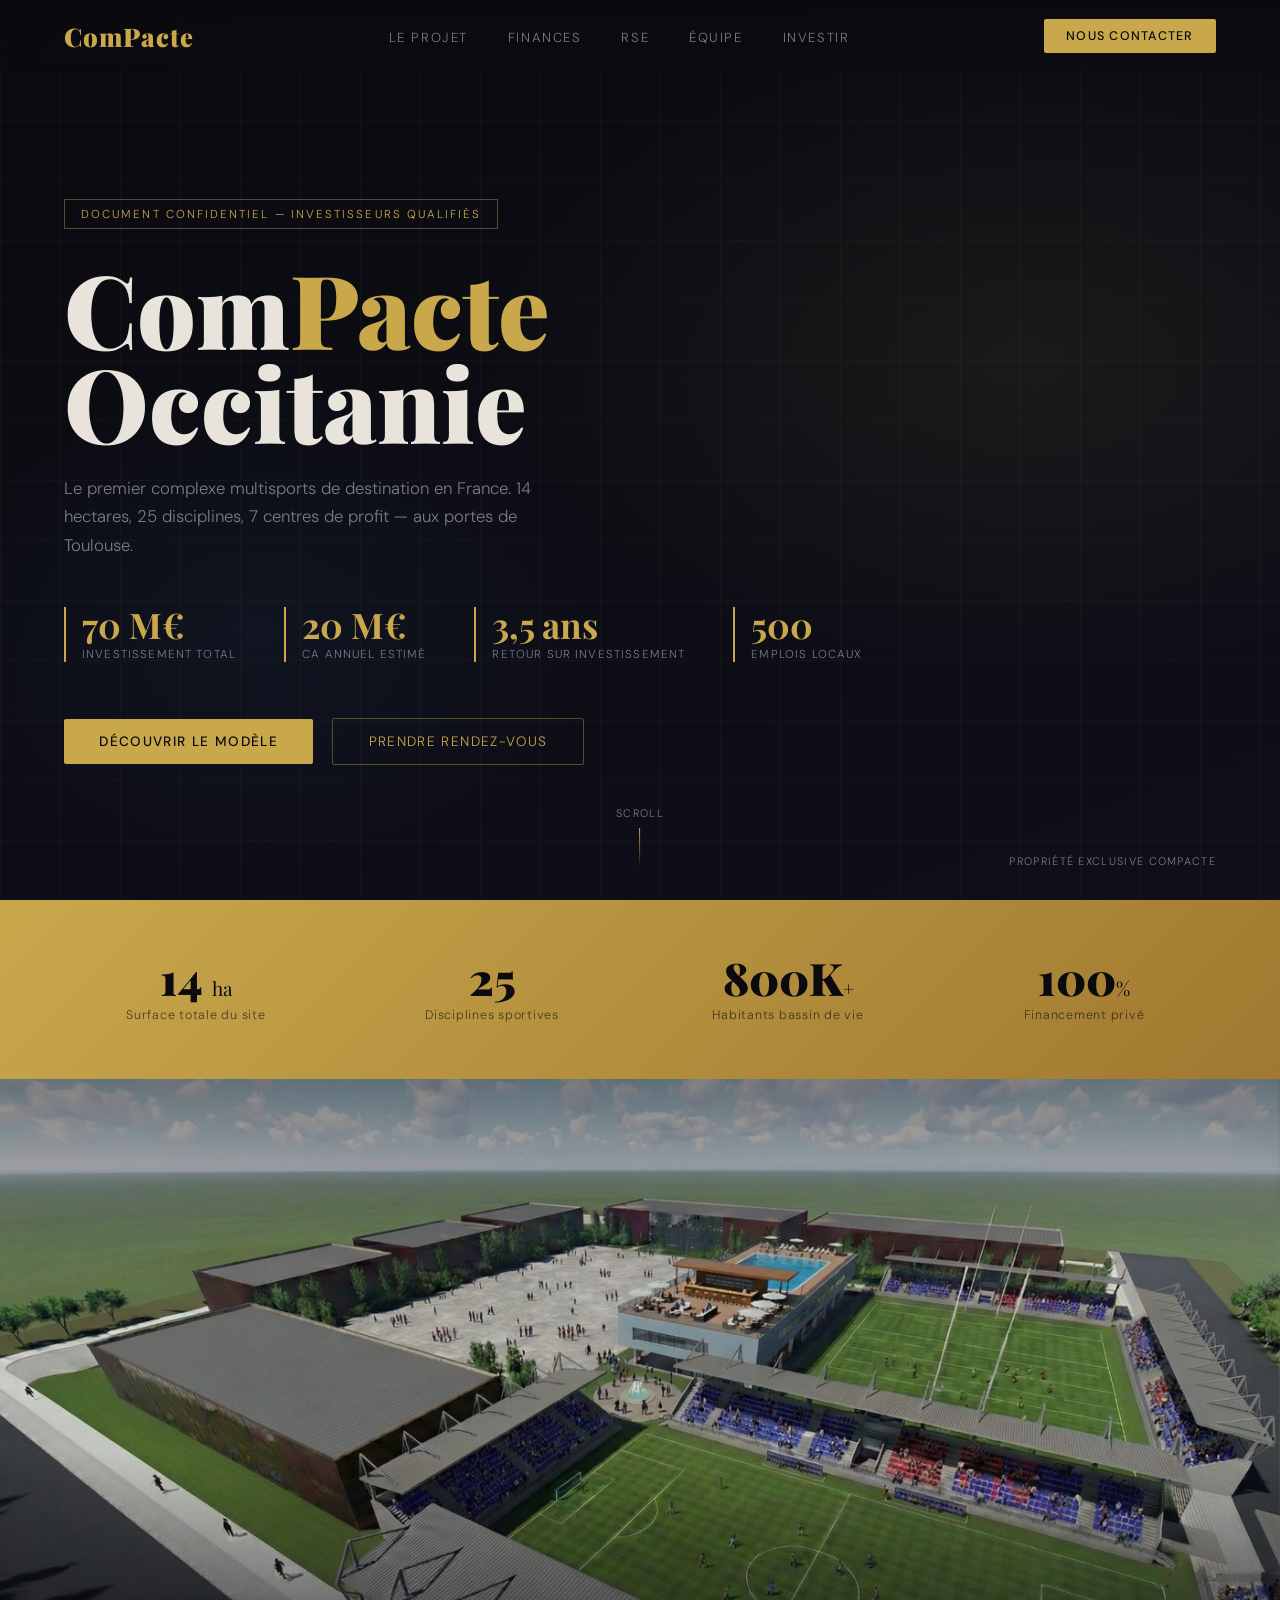
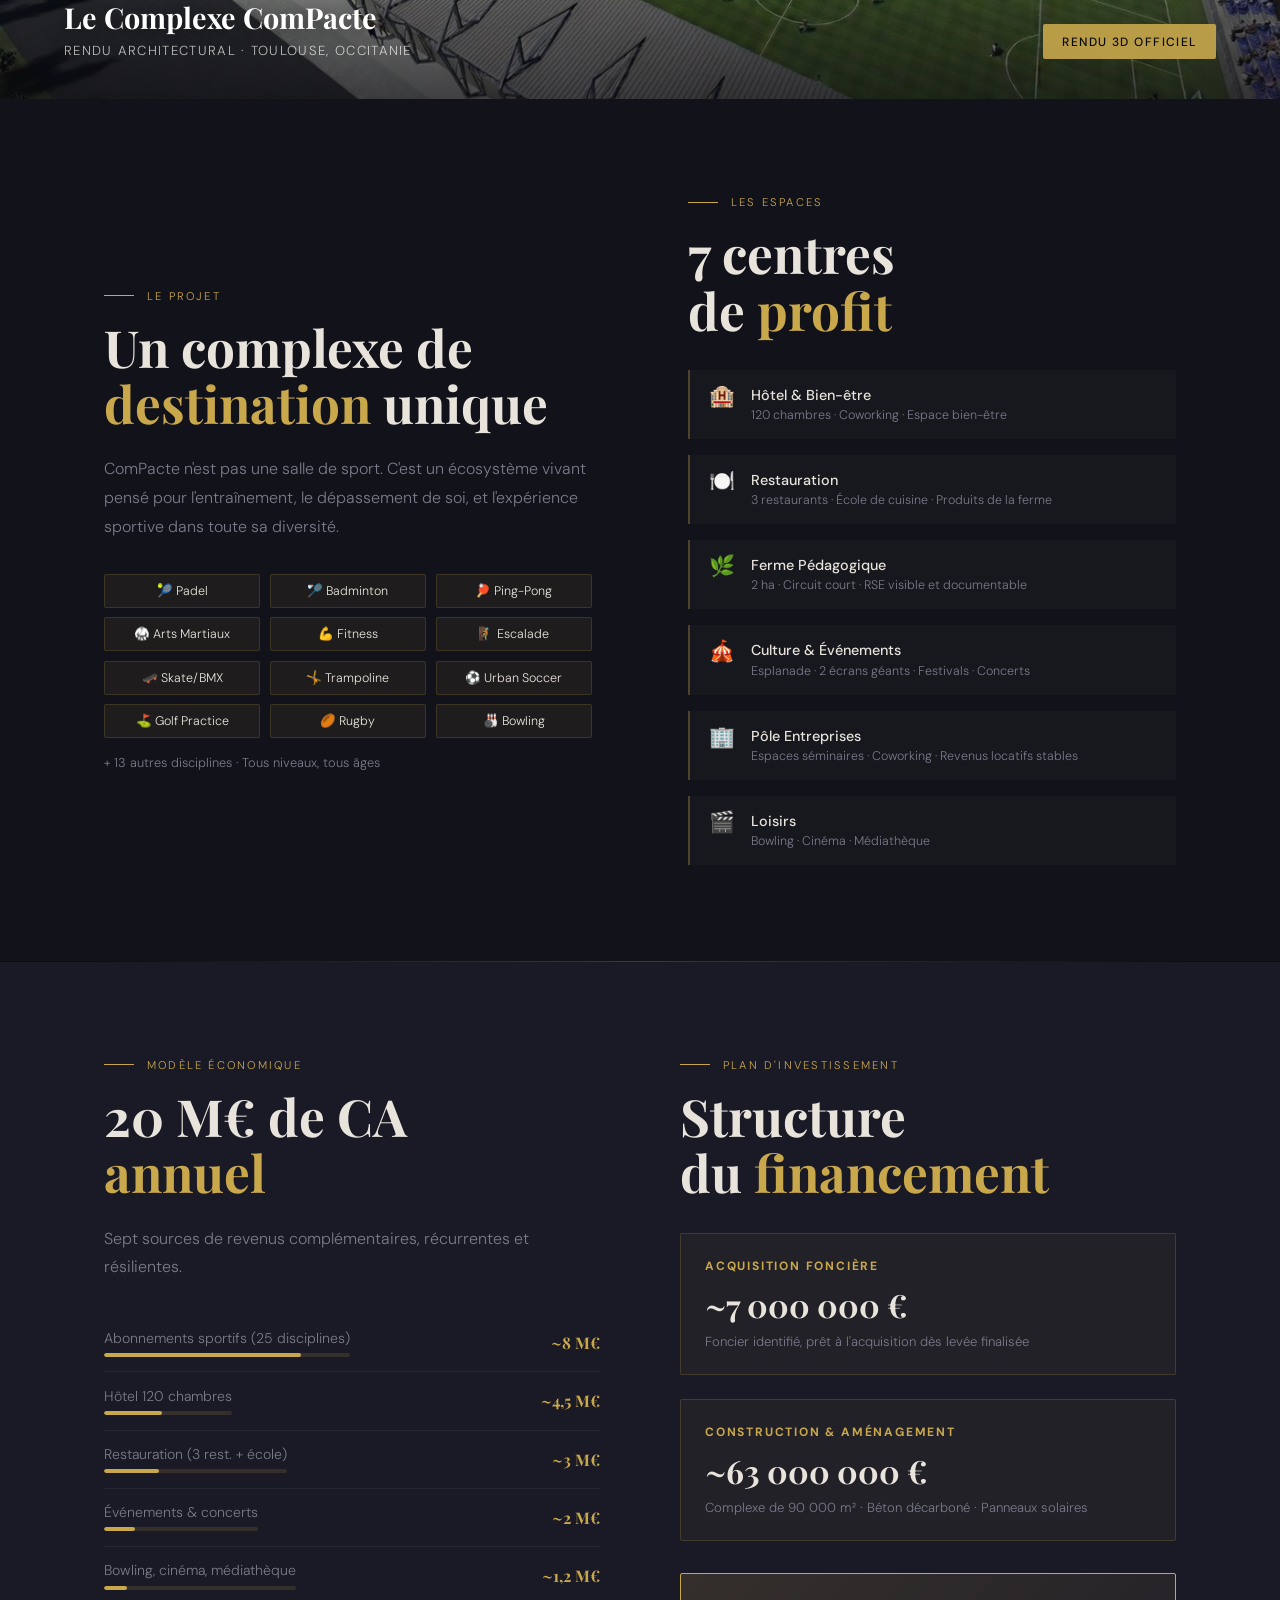
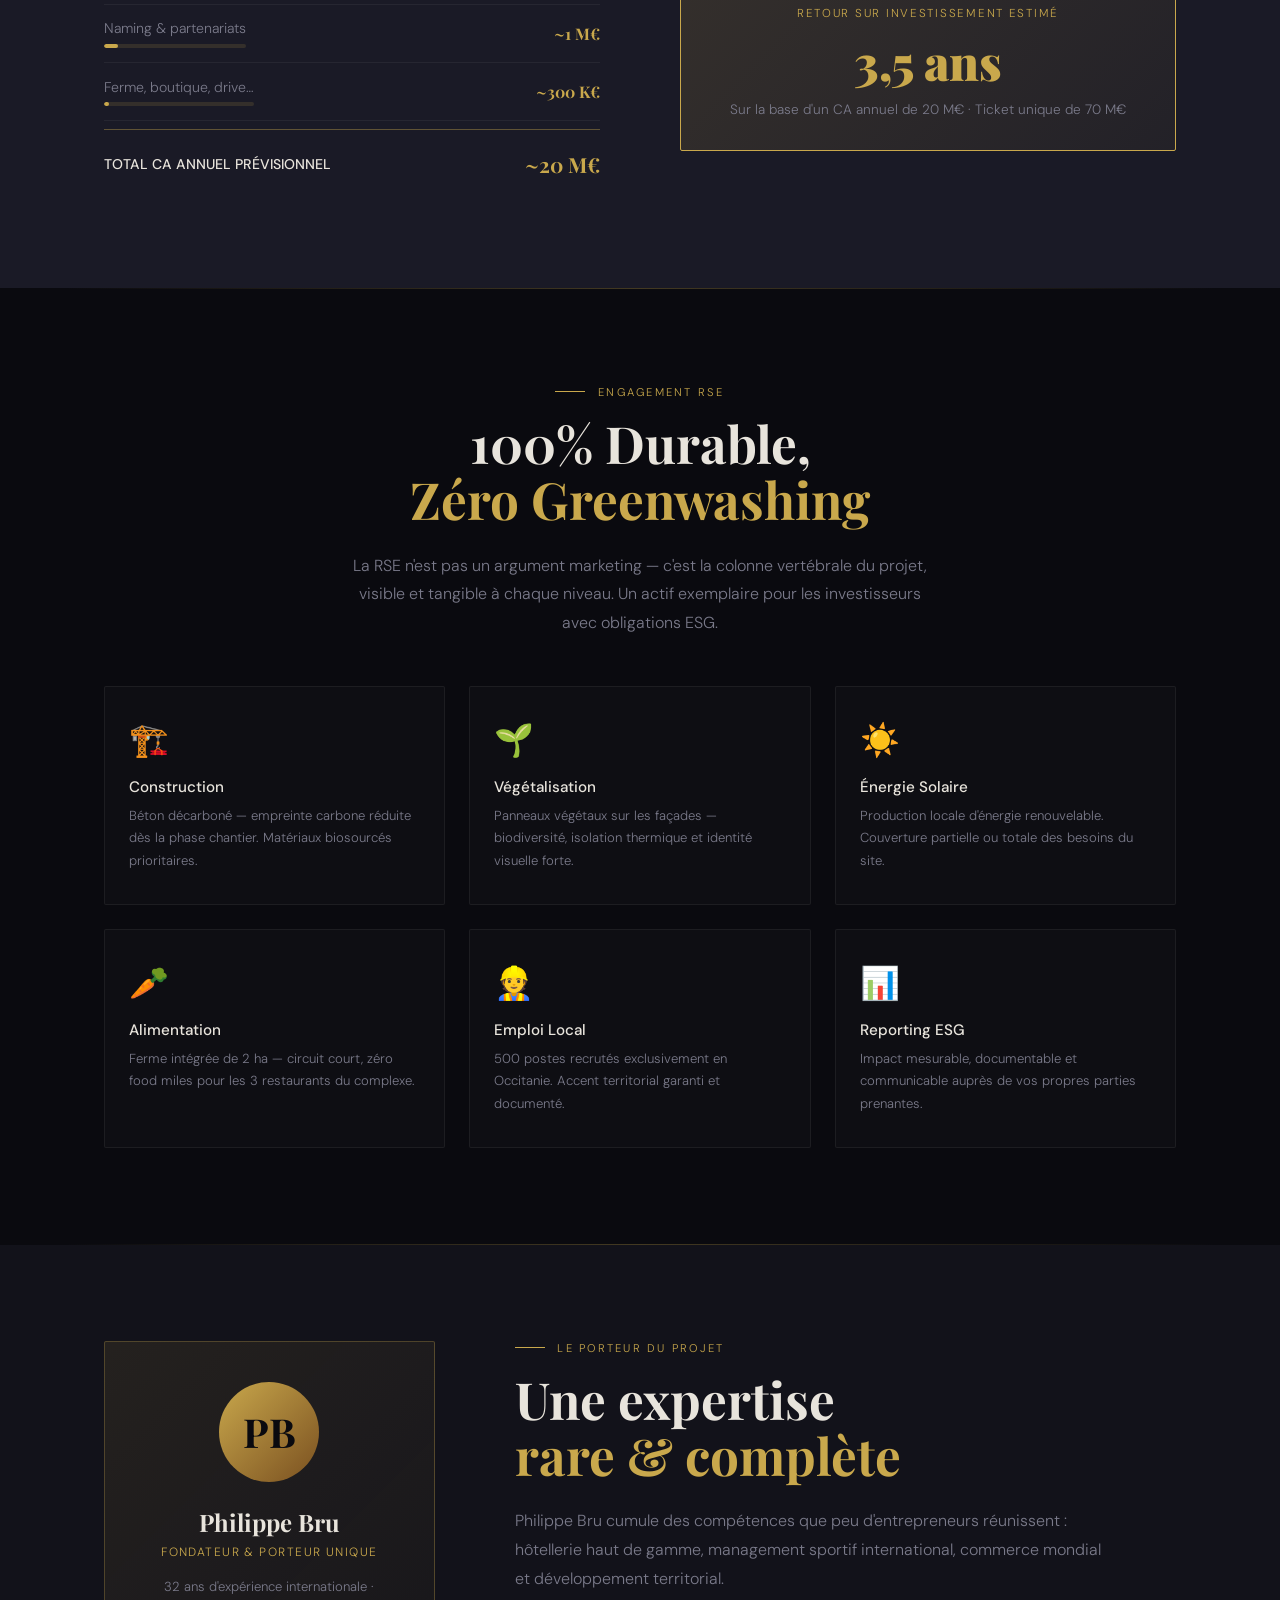
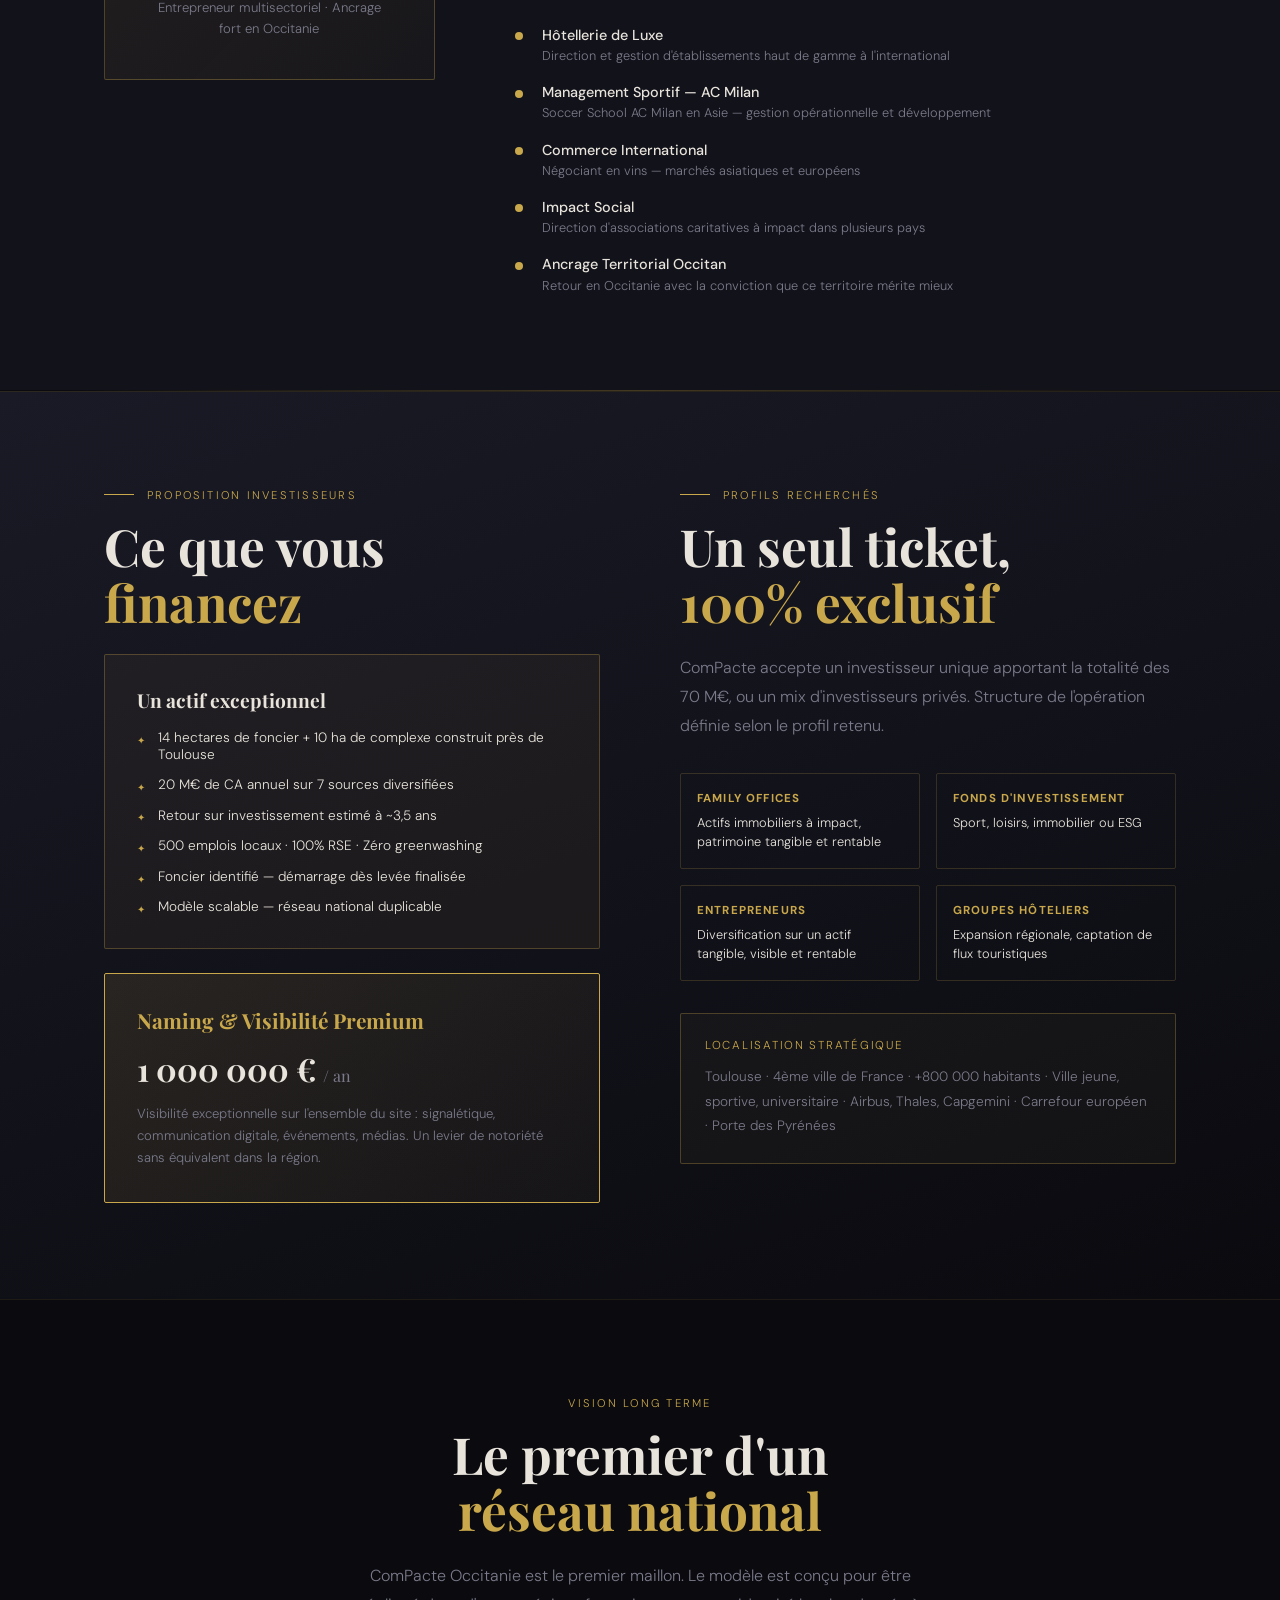
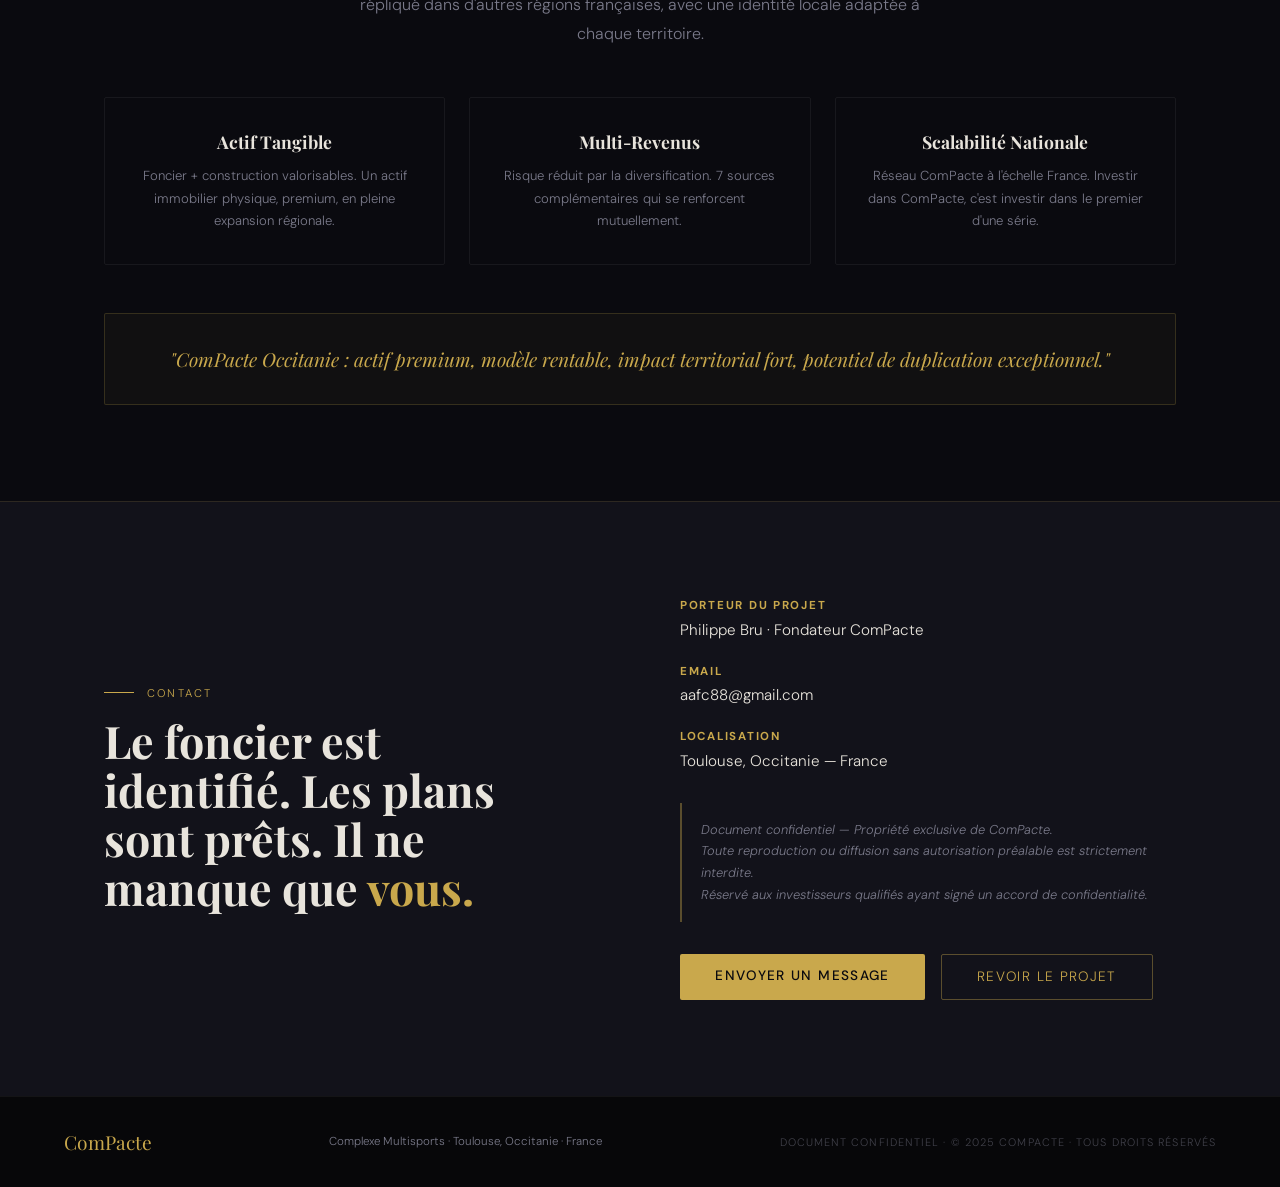
<file: index.html.html>
<!DOCTYPE html>
<html lang="fr">
<head>
<meta charset="UTF-8">
<meta name="viewport" content="width=device-width, initial-scale=1.0">
<title>ComPacte — Book Investisseur</title>
<link rel="preconnect" href="https://fonts.googleapis.com">
<link href="https://fonts.googleapis.com/css2?family=Playfair+Display:wght@400;700;900&family=DM+Sans:wght@300;400;500&display=swap" rel="stylesheet">
<style>
  :root {
    --gold: #C9A84C;
    --gold-light: #E8C97A;
    --dark: #0A0A0F;
    --dark2: #12121A;
    --dark3: #1A1A26;
    --text: #E8E4DC;
    --muted: #7A7A8A;
    --accent: #4CAAFF;
  }

  *, *::before, *::after { margin: 0; padding: 0; box-sizing: border-box; }

  html { scroll-behavior: smooth; }

  body {
    background: var(--dark);
    color: var(--text);
    font-family: 'DM Sans', sans-serif;
    font-weight: 300;
    overflow-x: hidden;
  }

  /* ── NAV ── */
  nav {
    position: fixed; top: 0; left: 0; right: 0; z-index: 100;
    display: flex; justify-content: space-between; align-items: center;
    padding: 1.2rem 4rem;
    background: linear-gradient(to bottom, rgba(10,10,15,0.98), transparent);
    backdrop-filter: blur(8px);
  }
  .nav-logo {
    font-family: 'Playfair Display', serif;
    font-size: 1.6rem; font-weight: 900;
    color: var(--gold);
    letter-spacing: 0.04em;
  }
  .nav-links { display: flex; gap: 2.5rem; list-style: none; }
  .nav-links a {
    color: var(--muted); text-decoration: none;
    font-size: 0.82rem; letter-spacing: 0.12em; text-transform: uppercase;
    transition: color 0.3s;
  }
  .nav-links a:hover { color: var(--gold); }
  .nav-cta {
    background: var(--gold); color: var(--dark);
    padding: 0.55rem 1.4rem; border-radius: 2px;
    font-size: 0.78rem; font-weight: 500; letter-spacing: 0.1em;
    text-transform: uppercase; text-decoration: none;
    transition: background 0.3s;
  }
  .nav-cta:hover { background: var(--gold-light); }

  /* ── HERO ── */
  #hero {
    min-height: 100vh;
    display: flex; flex-direction: column; justify-content: center;
    position: relative; overflow: hidden;
    padding: 8rem 4rem 4rem;
  }
  .hero-bg {
    position: absolute; inset: 0; z-index: 0;
    background:
      radial-gradient(ellipse 70% 60% at 80% 40%, rgba(201,168,76,0.08) 0%, transparent 60%),
      radial-gradient(ellipse 50% 50% at 20% 70%, rgba(76,170,255,0.05) 0%, transparent 55%),
      linear-gradient(160deg, #0A0A0F 0%, #0F0F1A 100%);
  }
  .hero-grid {
    position: absolute; inset: 0; z-index: 0; opacity: 0.04;
    background-image:
      linear-gradient(var(--gold) 1px, transparent 1px),
      linear-gradient(90deg, var(--gold) 1px, transparent 1px);
    background-size: 60px 60px;
  }
  .hero-badge {
    display: inline-block;
    border: 1px solid rgba(201,168,76,0.4);
    color: var(--gold); padding: 0.4rem 1rem;
    font-size: 0.72rem; letter-spacing: 0.18em; text-transform: uppercase;
    margin-bottom: 2rem; width: fit-content;
    animation: fadeUp 0.8s ease both;
  }
  .hero-title {
    font-family: 'Playfair Display', serif;
    font-size: clamp(3.5rem, 8vw, 8rem);
    font-weight: 900; line-height: 0.92;
    margin-bottom: 1.5rem;
    animation: fadeUp 0.8s 0.1s ease both;
  }
  .hero-title span { color: var(--gold); }
  .hero-sub {
    font-size: 1.05rem; color: var(--muted);
    max-width: 520px; line-height: 1.7;
    margin-bottom: 3rem;
    animation: fadeUp 0.8s 0.2s ease both;
  }
  .hero-kpis {
    display: flex; gap: 3rem; flex-wrap: wrap;
    margin-bottom: 3.5rem;
    animation: fadeUp 0.8s 0.3s ease both;
  }
  .kpi-item { border-left: 2px solid var(--gold); padding-left: 1rem; }
  .kpi-val {
    font-family: 'Playfair Display', serif;
    font-size: 2.2rem; font-weight: 700;
    color: var(--gold); line-height: 1;
  }
  .kpi-label { font-size: 0.72rem; color: var(--muted); letter-spacing: 0.1em; text-transform: uppercase; margin-top: 0.3rem; }
  .hero-actions {
    display: flex; gap: 1.2rem; align-items: center;
    animation: fadeUp 0.8s 0.4s ease both;
  }
  .btn-primary {
    background: var(--gold); color: var(--dark);
    padding: 0.85rem 2.2rem; border-radius: 2px;
    font-weight: 500; font-size: 0.85rem; letter-spacing: 0.1em;
    text-transform: uppercase; text-decoration: none;
    transition: all 0.3s;
  }
  .btn-primary:hover { background: var(--gold-light); transform: translateY(-2px); }
  .btn-ghost {
    border: 1px solid rgba(201,168,76,0.4); color: var(--gold);
    padding: 0.85rem 2.2rem; border-radius: 2px;
    font-size: 0.85rem; letter-spacing: 0.1em; text-transform: uppercase;
    text-decoration: none; transition: all 0.3s;
  }
  .btn-ghost:hover { background: rgba(201,168,76,0.08); border-color: var(--gold); }
  .hero-confidential {
    position: absolute; bottom: 2rem; right: 4rem;
    font-size: 0.68rem; color: var(--muted); letter-spacing: 0.12em;
    text-transform: uppercase;
  }
  .hero-scroll {
    position: absolute; bottom: 2rem; left: 50%; transform: translateX(-50%);
    display: flex; flex-direction: column; align-items: center; gap: 0.5rem;
    color: var(--muted); font-size: 0.68rem; letter-spacing: 0.12em; text-transform: uppercase;
    animation: bounce 2s infinite;
  }
  .hero-scroll::after {
    content: ''; display: block; width: 1px; height: 40px;
    background: linear-gradient(to bottom, var(--gold), transparent);
  }

  /* ── SECTIONS ── */
  section { position: relative; }
  .section-inner { max-width: 1200px; margin: 0 auto; padding: 6rem 4rem; }
  .section-label {
    font-size: 0.7rem; letter-spacing: 0.2em; text-transform: uppercase;
    color: var(--gold); margin-bottom: 1rem;
    display: flex; align-items: center; gap: 0.8rem;
  }
  .section-label::before {
    content: ''; display: block; width: 30px; height: 1px; background: var(--gold);
  }
  .section-title {
    font-family: 'Playfair Display', serif;
    font-size: clamp(2rem, 4vw, 3.5rem);
    font-weight: 700; line-height: 1.1;
    margin-bottom: 1.5rem;
  }
  .section-title span { color: var(--gold); }
  .section-text {
    color: var(--muted); font-size: 1rem; line-height: 1.8;
    max-width: 600px;
  }

  /* ── STATS BAND ── */
  #stats-band {
    background: linear-gradient(135deg, var(--gold) 0%, #A07830 100%);
    padding: 3.5rem 4rem;
  }
  .stats-grid {
    max-width: 1200px; margin: 0 auto;
    display: grid; grid-template-columns: repeat(4, 1fr); gap: 2rem;
  }
  .stat-item { text-align: center; }
  .stat-num {
    font-family: 'Playfair Display', serif;
    font-size: 2.8rem; font-weight: 900;
    color: var(--dark); line-height: 1;
  }
  .stat-unit { font-size: 1.2rem; font-weight: 400; }
  .stat-desc { font-size: 0.78rem; color: rgba(10,10,15,0.65); margin-top: 0.4rem; letter-spacing: 0.06em; }
  .stat-divider {
    width: 1px; background: rgba(10,10,15,0.2);
    margin: 0 auto;
  }

  /* ── PROJET ── */
  #projet { background: var(--dark2); }
  .projet-layout {
    display: grid; grid-template-columns: 1fr 1fr; gap: 6rem; align-items: center;
  }
  .disciplines-grid {
    display: grid; grid-template-columns: repeat(3, 1fr); gap: 0.6rem;
    margin-top: 2rem;
  }
  .disc-tag {
    background: rgba(201,168,76,0.07);
    border: 1px solid rgba(201,168,76,0.18);
    padding: 0.5rem 0.6rem; border-radius: 2px;
    font-size: 0.78rem; text-align: center;
    transition: all 0.3s; cursor: default;
  }
  .disc-tag:hover { background: rgba(201,168,76,0.14); border-color: var(--gold); }
  .spaces-list { margin-top: 2rem; display: flex; flex-direction: column; gap: 1rem; }
  .space-item {
    display: flex; gap: 1rem; align-items: flex-start;
    padding: 1rem 1.2rem;
    background: rgba(255,255,255,0.02);
    border-left: 2px solid rgba(201,168,76,0.3);
    transition: border-color 0.3s;
  }
  .space-item:hover { border-color: var(--gold); }
  .space-icon { font-size: 1.3rem; flex-shrink: 0; line-height: 1; }
  .space-name { font-weight: 500; font-size: 0.9rem; margin-bottom: 0.2rem; }
  .space-desc { font-size: 0.78rem; color: var(--muted); }

  /* ── FINANCE ── */
  #finance { background: var(--dark3); }
  .finance-layout { display: grid; grid-template-columns: 1fr 1fr; gap: 5rem; align-items: start; }
  .revenue-table { width: 100%; margin-top: 2rem; }
  .revenue-row {
    display: flex; justify-content: space-between; align-items: center;
    padding: 0.9rem 0; border-bottom: 1px solid rgba(255,255,255,0.05);
  }
  .revenue-row:last-child { border-bottom: none; }
  .revenue-row.total {
    border-top: 1px solid rgba(201,168,76,0.4);
    padding-top: 1.2rem; margin-top: 0.5rem;
  }
  .revenue-label { font-size: 0.88rem; color: var(--muted); }
  .revenue-val { font-family: 'Playfair Display', serif; font-weight: 700; color: var(--gold); }
  .revenue-row.total .revenue-label { color: var(--text); font-weight: 500; }
  .revenue-row.total .revenue-val { font-size: 1.3rem; }
  .bar { height: 4px; background: rgba(201,168,76,0.15); border-radius: 2px; margin-top: 0.4rem; overflow: hidden; }
  .bar-fill { height: 100%; background: var(--gold); border-radius: 2px; transition: width 1s ease; }
  .invest-cards { display: flex; flex-direction: column; gap: 1.5rem; margin-top: 2rem; }
  .invest-card {
    background: rgba(201,168,76,0.05);
    border: 1px solid rgba(201,168,76,0.2);
    padding: 1.5rem; border-radius: 2px;
  }
  .invest-card h4 { font-size: 0.75rem; letter-spacing: 0.15em; text-transform: uppercase; color: var(--gold); margin-bottom: 0.6rem; }
  .invest-card .big { font-family: 'Playfair Display', serif; font-size: 2rem; font-weight: 700; }
  .invest-card p { font-size: 0.82rem; color: var(--muted); margin-top: 0.4rem; }
  .roi-highlight {
    background: linear-gradient(135deg, rgba(201,168,76,0.15), rgba(201,168,76,0.05));
    border: 1px solid var(--gold); padding: 2rem; border-radius: 2px; margin-top: 2rem; text-align: center;
  }
  .roi-highlight .big { font-family: 'Playfair Display', serif; font-size: 3rem; font-weight: 900; color: var(--gold); }
  .roi-highlight p { color: var(--muted); font-size: 0.85rem; margin-top: 0.5rem; }

  /* ── RSE ── */
  #rse { background: var(--dark); }
  .rse-grid { display: grid; grid-template-columns: repeat(3, 1fr); gap: 1.5rem; margin-top: 3rem; }
  .rse-card {
    padding: 2rem 1.5rem;
    background: rgba(255,255,255,0.02);
    border: 1px solid rgba(255,255,255,0.06);
    border-radius: 2px; position: relative; overflow: hidden;
    transition: all 0.3s;
  }
  .rse-card::before {
    content: ''; position: absolute; top: 0; left: 0; right: 0;
    height: 2px; background: var(--gold);
    transform: scaleX(0); transform-origin: left;
    transition: transform 0.4s;
  }
  .rse-card:hover::before { transform: scaleX(1); }
  .rse-card:hover { border-color: rgba(201,168,76,0.3); transform: translateY(-4px); }
  .rse-icon { font-size: 2rem; margin-bottom: 1rem; }
  .rse-title { font-weight: 500; font-size: 0.95rem; margin-bottom: 0.5rem; }
  .rse-text { font-size: 0.82rem; color: var(--muted); line-height: 1.7; }

  /* ── PORTEUR ── */
  #porteur { background: var(--dark2); }
  .porteur-layout { display: grid; grid-template-columns: 1fr 2fr; gap: 5rem; align-items: start; }
  .porteur-card {
    background: linear-gradient(135deg, rgba(201,168,76,0.1), rgba(201,168,76,0.03));
    border: 1px solid rgba(201,168,76,0.3);
    padding: 2.5rem; border-radius: 2px; text-align: center;
  }
  .porteur-avatar {
    width: 100px; height: 100px; border-radius: 50%;
    background: linear-gradient(135deg, var(--gold), #7A5020);
    display: flex; align-items: center; justify-content: center;
    margin: 0 auto 1.5rem;
    font-family: 'Playfair Display', serif;
    font-size: 2.5rem; font-weight: 700; color: var(--dark);
  }
  .porteur-name { font-family: 'Playfair Display', serif; font-size: 1.5rem; font-weight: 700; }
  .porteur-role { font-size: 0.75rem; color: var(--gold); letter-spacing: 0.12em; text-transform: uppercase; margin-top: 0.4rem; }
  .porteur-exp { font-size: 0.82rem; color: var(--muted); margin-top: 1rem; line-height: 1.6; }
  .exp-list { display: flex; flex-direction: column; gap: 1.2rem; margin-top: 2rem; }
  .exp-item { display: flex; gap: 1.2rem; align-items: flex-start; }
  .exp-dot {
    width: 8px; height: 8px; border-radius: 50%;
    background: var(--gold); flex-shrink: 0; margin-top: 0.4rem;
  }
  .exp-title { font-weight: 500; font-size: 0.9rem; }
  .exp-desc { font-size: 0.8rem; color: var(--muted); margin-top: 0.2rem; }

  /* ── INVESTIR ── */
  #investir {
    background: linear-gradient(160deg, var(--dark3) 0%, #0A0A0F 100%);
    border-top: 1px solid rgba(201,168,76,0.15);
  }
  .investir-layout { display: grid; grid-template-columns: 1fr 1fr; gap: 5rem; align-items: start; }
  .profiles-grid { display: grid; grid-template-columns: 1fr 1fr; gap: 1rem; margin-top: 2rem; }
  .profile-tag {
    border: 1px solid rgba(201,168,76,0.2);
    padding: 1rem; border-radius: 2px;
    font-size: 0.8rem; line-height: 1.5;
    transition: all 0.3s;
  }
  .profile-tag:hover { border-color: var(--gold); background: rgba(201,168,76,0.05); }
  .profile-tag strong { display: block; color: var(--gold); font-size: 0.72rem; letter-spacing: 0.1em; text-transform: uppercase; margin-bottom: 0.4rem; }
  .offer-box {
    background: rgba(201,168,76,0.06);
    border: 1px solid rgba(201,168,76,0.3);
    padding: 2rem; border-radius: 2px; margin-bottom: 1.5rem;
  }
  .offer-box h3 { font-family: 'Playfair Display', serif; font-size: 1.2rem; margin-bottom: 1rem; }
  .offer-items { display: flex; flex-direction: column; gap: 0.8rem; }
  .offer-item { display: flex; gap: 0.8rem; align-items: flex-start; font-size: 0.85rem; }
  .offer-item::before { content: '✦'; color: var(--gold); flex-shrink: 0; font-size: 0.6rem; margin-top: 0.3rem; }

  /* ── NAMING ── */
  .naming-box {
    background: linear-gradient(135deg, rgba(201,168,76,0.12), rgba(201,168,76,0.04));
    border: 1px solid var(--gold);
    padding: 2rem; border-radius: 2px;
  }
  .naming-box h3 { font-family: 'Playfair Display', serif; font-size: 1.3rem; color: var(--gold); margin-bottom: 0.8rem; }
  .naming-price { font-size: 2rem; font-family: 'Playfair Display', serif; font-weight: 700; }
  .naming-price span { font-size: 1rem; font-weight: 400; color: var(--muted); }
  .naming-box p { font-size: 0.82rem; color: var(--muted); margin-top: 0.8rem; line-height: 1.7; }

  /* ── SCALABLE ── */
  #scalable {
    background: var(--dark);
    border-top: 1px solid rgba(201,168,76,0.1);
  }
  .scale-content { text-align: center; max-width: 700px; margin: 0 auto; }
  .scale-content .section-label { justify-content: center; }
  .scale-content .section-label::before { display: none; }
  .scale-cards { display: grid; grid-template-columns: repeat(3, 1fr); gap: 1.5rem; margin-top: 3rem; }
  .scale-card {
    padding: 2rem 1.5rem; text-align: center;
    border: 1px solid rgba(255,255,255,0.06);
    border-radius: 2px;
    transition: all 0.3s;
  }
  .scale-card:hover { border-color: var(--gold); background: rgba(201,168,76,0.04); }
  .scale-card h3 { font-family: 'Playfair Display', serif; font-size: 1.1rem; margin-bottom: 0.8rem; }
  .scale-card p { font-size: 0.82rem; color: var(--muted); line-height: 1.7; }

  /* ── CONTACT ── */
  #contact {
    background: var(--dark2);
    border-top: 1px solid rgba(201,168,76,0.15);
  }
  .contact-layout { display: grid; grid-template-columns: 1fr 1fr; gap: 5rem; align-items: center; }
  .contact-headline { font-family: 'Playfair Display', serif; font-size: clamp(2rem, 3.5vw, 3rem); font-weight: 700; line-height: 1.1; }
  .contact-headline span { color: var(--gold); }
  .contact-info-block { display: flex; flex-direction: column; gap: 1.5rem; }
  .contact-info-item h4 { font-size: 0.72rem; letter-spacing: 0.15em; text-transform: uppercase; color: var(--gold); margin-bottom: 0.4rem; }
  .contact-info-item p { font-size: 0.95rem; }
  .contact-info-item a { color: var(--text); text-decoration: none; transition: color 0.3s; }
  .contact-info-item a:hover { color: var(--gold); }
  .contact-note {
    margin-top: 2rem; padding: 1rem 1.2rem;
    border-left: 2px solid rgba(201,168,76,0.4);
    font-size: 0.8rem; color: var(--muted); line-height: 1.7;
    font-style: italic;
  }

  /* ── FOOTER ── */
  footer {
    background: #070709;
    padding: 2rem 4rem;
    display: flex; justify-content: space-between; align-items: center;
    border-top: 1px solid rgba(255,255,255,0.05);
    flex-wrap: wrap; gap: 1rem;
  }
  .footer-logo { font-family: 'Playfair Display', serif; font-size: 1.2rem; color: var(--gold); }
  .footer-text { font-size: 0.72rem; color: var(--muted); }
  .footer-conf { font-size: 0.68rem; color: rgba(122,122,138,0.5); letter-spacing: 0.1em; text-transform: uppercase; }

  /* ── DIVIDER ── */
  .gold-divider {
    height: 1px;
    background: linear-gradient(to right, transparent, var(--gold), transparent);
    margin: 0 4rem;
    opacity: 0.3;
  }

  /* ── ANIMATIONS ── */
  @keyframes fadeUp {
    from { opacity: 0; transform: translateY(24px); }
    to   { opacity: 1; transform: translateY(0); }
  }
  @keyframes bounce {
    0%, 100% { transform: translateX(-50%) translateY(0); }
    50%       { transform: translateX(-50%) translateY(-8px); }
  }
  .reveal {
    opacity: 0; transform: translateY(30px);
    transition: opacity 0.7s ease, transform 0.7s ease;
  }
  .reveal.visible { opacity: 1; transform: translateY(0); }

  /* ── RESPONSIVE ── */
  @media (max-width: 900px) {
    nav { padding: 1rem 1.5rem; }
    .nav-links { display: none; }
    .section-inner { padding: 4rem 1.5rem; }
    #hero { padding: 6rem 1.5rem 3rem; }
    .hero-kpis { gap: 1.5rem; }
    .stats-grid { grid-template-columns: repeat(2, 1fr); }
    .projet-layout, .finance-layout, .porteur-layout,
    .investir-layout, .contact-layout { grid-template-columns: 1fr; gap: 3rem; }
    .rse-grid, .profiles-grid, .scale-cards { grid-template-columns: repeat(2, 1fr); }
    .disciplines-grid { grid-template-columns: repeat(2, 1fr); }
    footer { padding: 2rem 1.5rem; flex-direction: column; text-align: center; }
    #stats-band { padding: 2.5rem 1.5rem; }
  }
  @media (max-width: 520px) {
    .rse-grid, .scale-cards { grid-template-columns: 1fr; }
    .hero-title { font-size: 3rem; }
    .hero-actions { flex-direction: column; align-items: flex-start; }
  }

  /* ── VISUAL ── */
  #visual {
    background: var(--dark);
    padding: 0;
  }
  .visual-wrapper {
    position: relative; overflow: hidden;
    max-height: 620px;
  }
  .visual-wrapper img {
    width: 100%; display: block;
    object-fit: cover;
    filter: brightness(0.88) saturate(1.1);
    transition: transform 8s ease;
  }
  .visual-wrapper:hover img { transform: scale(1.03); }
  .visual-overlay {
    position: absolute; inset: 0;
    background: linear-gradient(
      to bottom,
      rgba(10,10,15,0.45) 0%,
      transparent 30%,
      transparent 60%,
      rgba(10,10,15,0.7) 100%
    );
    pointer-events: none;
  }
  .visual-caption {
    position: absolute; bottom: 2.5rem; left: 4rem; right: 4rem;
    display: flex; justify-content: space-between; align-items: flex-end;
  }
  .visual-caption-left h3 {
    font-family: 'Playfair Display', serif;
    font-size: 1.8rem; font-weight: 700; color: #fff;
    text-shadow: 0 2px 20px rgba(0,0,0,0.5);
  }
  .visual-caption-left p {
    font-size: 0.82rem; color: rgba(255,255,255,0.7);
    margin-top: 0.4rem; letter-spacing: 0.1em; text-transform: uppercase;
  }
  .visual-badge {
    background: rgba(201,168,76,0.9);
    color: var(--dark); padding: 0.6rem 1.2rem;
    font-size: 0.75rem; font-weight: 500; letter-spacing: 0.12em;
    text-transform: uppercase; border-radius: 2px;
    backdrop-filter: blur(4px);
  }
  @media (max-width: 900px) {
    .visual-caption { left: 1.5rem; right: 1.5rem; bottom: 1.5rem; flex-direction: column; gap: 1rem; align-items: flex-start; }
    .visual-wrapper { max-height: 320px; }
  }

</style>
</head>
<body>

<!-- NAV -->
<nav>
  <div class="nav-logo">ComPacte</div>
  <ul class="nav-links">
    <li><a href="#projet">Le Projet</a></li>
    <li><a href="#finance">Finances</a></li>
    <li><a href="#rse">RSE</a></li>
    <li><a href="#porteur">Équipe</a></li>
    <li><a href="#investir">Investir</a></li>
  </ul>
  <a href="#contact" class="nav-cta">Nous Contacter</a>
</nav>

<!-- HERO -->
<section id="hero">
  <div class="hero-bg"></div>
  <div class="hero-grid"></div>
  <div style="position:relative;z-index:1;">
    <div class="hero-badge">Document Confidentiel — Investisseurs Qualifiés</div>
    <h1 class="hero-title">Com<span>Pacte</span><br>Occitanie</h1>
    <p class="hero-sub">Le premier complexe multisports de destination en France. 14 hectares, 25 disciplines, 7 centres de profit — aux portes de Toulouse.</p>
    <div class="hero-kpis">
      <div class="kpi-item">
        <div class="kpi-val">70 M€</div>
        <div class="kpi-label">Investissement Total</div>
      </div>
      <div class="kpi-item">
        <div class="kpi-val">20 M€</div>
        <div class="kpi-label">CA Annuel Estimé</div>
      </div>
      <div class="kpi-item">
        <div class="kpi-val">3,5 ans</div>
        <div class="kpi-label">Retour sur Investissement</div>
      </div>
      <div class="kpi-item">
        <div class="kpi-val">500</div>
        <div class="kpi-label">Emplois Locaux</div>
      </div>
    </div>
    <div class="hero-actions">
      <a href="#finance" class="btn-primary">Découvrir le Modèle</a>
      <a href="#contact" class="btn-ghost">Prendre Rendez-vous</a>
    </div>
  </div>
  <div class="hero-confidential">Propriété exclusive ComPacte</div>
  <div class="hero-scroll">Scroll</div>
</section>

<!-- STATS BAND -->
<div id="stats-band">
  <div class="stats-grid">
    <div class="stat-item reveal">
      <div class="stat-num">14 <span class="stat-unit">ha</span></div>
      <div class="stat-desc">Surface totale du site</div>
    </div>
    <div class="stat-item reveal">
      <div class="stat-num">25</div>
      <div class="stat-desc">Disciplines sportives</div>
    </div>
    <div class="stat-item reveal">
      <div class="stat-num">800K<span class="stat-unit">+</span></div>
      <div class="stat-desc">Habitants bassin de vie</div>
    </div>
    <div class="stat-item reveal">
      <div class="stat-num">100<span class="stat-unit">%</span></div>
      <div class="stat-desc">Financement privé</div>
    </div>
  </div>
</div>

<!-- VISUAL -->
<section id="visual">
  <div class="visual-wrapper">
    <img src="[data-uri]" alt="Rendu architectural du complexe ComPacte — Vue aérienne" loading="lazy">
    <div class="visual-overlay"></div>
    <div class="visual-caption">
      <div class="visual-caption-left">
        <h3>Le Complexe ComPacte</h3>
        <p>Rendu architectural · Toulouse, Occitanie</p>
      </div>
      <div class="visual-badge">Rendu 3D Officiel</div>
    </div>
  </div>
</section>

<!-- PROJET -->
<section id="projet">
  <div class="section-inner">
    <div class="projet-layout">
      <div class="reveal">
        <div class="section-label">Le Projet</div>
        <h2 class="section-title">Un complexe de<br><span>destination</span> unique</h2>
        <p class="section-text">ComPacte n'est pas une salle de sport. C'est un écosystème vivant pensé pour l'entraînement, le dépassement de soi, et l'expérience sportive dans toute sa diversité.</p>
        <div class="disciplines-grid">
          <div class="disc-tag">🎾 Padel</div>
          <div class="disc-tag">🏸 Badminton</div>
          <div class="disc-tag">🏓 Ping-Pong</div>
          <div class="disc-tag">🥋 Arts Martiaux</div>
          <div class="disc-tag">💪 Fitness</div>
          <div class="disc-tag">🧗 Escalade</div>
          <div class="disc-tag">🛹 Skate/BMX</div>
          <div class="disc-tag">🤸 Trampoline</div>
          <div class="disc-tag">⚽ Urban Soccer</div>
          <div class="disc-tag">⛳ Golf Practice</div>
          <div class="disc-tag">🏉 Rugby</div>
          <div class="disc-tag">🎳 Bowling</div>
        </div>
        <p style="margin-top:1rem;font-size:0.8rem;color:var(--muted);">+ 13 autres disciplines · Tous niveaux, tous âges</p>
      </div>
      <div class="reveal">
        <div class="section-label">Les Espaces</div>
        <h2 class="section-title">7 centres<br>de <span>profit</span></h2>
        <div class="spaces-list">
          <div class="space-item">
            <div class="space-icon">🏨</div>
            <div>
              <div class="space-name">Hôtel & Bien-être</div>
              <div class="space-desc">120 chambres · Coworking · Espace bien-être</div>
            </div>
          </div>
          <div class="space-item">
            <div class="space-icon">🍽️</div>
            <div>
              <div class="space-name">Restauration</div>
              <div class="space-desc">3 restaurants · École de cuisine · Produits de la ferme</div>
            </div>
          </div>
          <div class="space-item">
            <div class="space-icon">🌿</div>
            <div>
              <div class="space-name">Ferme Pédagogique</div>
              <div class="space-desc">2 ha · Circuit court · RSE visible et documentable</div>
            </div>
          </div>
          <div class="space-item">
            <div class="space-icon">🎪</div>
            <div>
              <div class="space-name">Culture & Événements</div>
              <div class="space-desc">Esplanade · 2 écrans géants · Festivals · Concerts</div>
            </div>
          </div>
          <div class="space-item">
            <div class="space-icon">🏢</div>
            <div>
              <div class="space-name">Pôle Entreprises</div>
              <div class="space-desc">Espaces séminaires · Coworking · Revenus locatifs stables</div>
            </div>
          </div>
          <div class="space-item">
            <div class="space-icon">🎬</div>
            <div>
              <div class="space-name">Loisirs</div>
              <div class="space-desc">Bowling · Cinéma · Médiathèque</div>
            </div>
          </div>
        </div>
      </div>
    </div>
  </div>
</section>

<div class="gold-divider"></div>

<!-- FINANCE -->
<section id="finance">
  <div class="section-inner">
    <div class="finance-layout">
      <div class="reveal">
        <div class="section-label">Modèle Économique</div>
        <h2 class="section-title">20 M€ de CA<br><span>annuel</span></h2>
        <p class="section-text" style="margin-bottom:0;">Sept sources de revenus complémentaires, récurrentes et résilientes.</p>
        <div class="revenue-table">
          <div class="revenue-row">
            <div>
              <div class="revenue-label">Abonnements sportifs (25 disciplines)</div>
              <div class="bar"><div class="bar-fill" style="width:80%"></div></div>
            </div>
            <div class="revenue-val">~8 M€</div>
          </div>
          <div class="revenue-row">
            <div>
              <div class="revenue-label">Hôtel 120 chambres</div>
              <div class="bar"><div class="bar-fill" style="width:45%"></div></div>
            </div>
            <div class="revenue-val">~4,5 M€</div>
          </div>
          <div class="revenue-row">
            <div>
              <div class="revenue-label">Restauration (3 rest. + école)</div>
              <div class="bar"><div class="bar-fill" style="width:30%"></div></div>
            </div>
            <div class="revenue-val">~3 M€</div>
          </div>
          <div class="revenue-row">
            <div>
              <div class="revenue-label">Événements & concerts</div>
              <div class="bar"><div class="bar-fill" style="width:20%"></div></div>
            </div>
            <div class="revenue-val">~2 M€</div>
          </div>
          <div class="revenue-row">
            <div>
              <div class="revenue-label">Bowling, cinéma, médiathèque</div>
              <div class="bar"><div class="bar-fill" style="width:12%"></div></div>
            </div>
            <div class="revenue-val">~1,2 M€</div>
          </div>
          <div class="revenue-row">
            <div>
              <div class="revenue-label">Naming & partenariats</div>
              <div class="bar"><div class="bar-fill" style="width:10%"></div></div>
            </div>
            <div class="revenue-val">~1 M€</div>
          </div>
          <div class="revenue-row">
            <div>
              <div class="revenue-label">Ferme, boutique, drive…</div>
              <div class="bar"><div class="bar-fill" style="width:3%"></div></div>
            </div>
            <div class="revenue-val">~300 K€</div>
          </div>
          <div class="revenue-row total">
            <div class="revenue-label">TOTAL CA ANNUEL PRÉVISIONNEL</div>
            <div class="revenue-val">~20 M€</div>
          </div>
        </div>
      </div>
      <div class="reveal">
        <div class="section-label">Plan d'Investissement</div>
        <h2 class="section-title">Structure<br>du <span>financement</span></h2>
        <div class="invest-cards">
          <div class="invest-card">
            <h4>Acquisition Foncière</h4>
            <div class="big">~7 000 000 €</div>
            <p>Foncier identifié, prêt à l'acquisition dès levée finalisée</p>
          </div>
          <div class="invest-card">
            <h4>Construction & Aménagement</h4>
            <div class="big">~63 000 000 €</div>
            <p>Complexe de 90 000 m² · Béton décarboné · Panneaux solaires</p>
          </div>
        </div>
        <div class="roi-highlight reveal">
          <div style="font-size:0.72rem;letter-spacing:0.15em;text-transform:uppercase;color:var(--gold);margin-bottom:0.5rem;">Retour sur Investissement Estimé</div>
          <div class="big">3,5 ans</div>
          <p>Sur la base d'un CA annuel de 20 M€ · Ticket unique de 70 M€</p>
        </div>
      </div>
    </div>
  </div>
</section>

<div class="gold-divider"></div>

<!-- RSE -->
<section id="rse">
  <div class="section-inner">
    <div class="reveal" style="text-align:center;max-width:700px;margin:0 auto 3rem;">
      <div class="section-label" style="justify-content:center;"><span style="display:none"></span>Engagement RSE</div>
      <h2 class="section-title">100% Durable,<br><span>Zéro Greenwashing</span></h2>
      <p class="section-text" style="margin:0 auto;">La RSE n'est pas un argument marketing — c'est la colonne vertébrale du projet, visible et tangible à chaque niveau. Un actif exemplaire pour les investisseurs avec obligations ESG.</p>
    </div>
    <div class="rse-grid">
      <div class="rse-card reveal">
        <div class="rse-icon">🏗️</div>
        <div class="rse-title">Construction</div>
        <div class="rse-text">Béton décarboné — empreinte carbone réduite dès la phase chantier. Matériaux biosourcés prioritaires.</div>
      </div>
      <div class="rse-card reveal">
        <div class="rse-icon">🌱</div>
        <div class="rse-title">Végétalisation</div>
        <div class="rse-text">Panneaux végétaux sur les façades — biodiversité, isolation thermique et identité visuelle forte.</div>
      </div>
      <div class="rse-card reveal">
        <div class="rse-icon">☀️</div>
        <div class="rse-title">Énergie Solaire</div>
        <div class="rse-text">Production locale d'énergie renouvelable. Couverture partielle ou totale des besoins du site.</div>
      </div>
      <div class="rse-card reveal">
        <div class="rse-icon">🥕</div>
        <div class="rse-title">Alimentation</div>
        <div class="rse-text">Ferme intégrée de 2 ha — circuit court, zéro food miles pour les 3 restaurants du complexe.</div>
      </div>
      <div class="rse-card reveal">
        <div class="rse-icon">👷</div>
        <div class="rse-title">Emploi Local</div>
        <div class="rse-text">500 postes recrutés exclusivement en Occitanie. Accent territorial garanti et documenté.</div>
      </div>
      <div class="rse-card reveal">
        <div class="rse-icon">📊</div>
        <div class="rse-title">Reporting ESG</div>
        <div class="rse-text">Impact mesurable, documentable et communicable auprès de vos propres parties prenantes.</div>
      </div>
    </div>
  </div>
</section>

<div class="gold-divider"></div>

<!-- PORTEUR -->
<section id="porteur">
  <div class="section-inner">
    <div class="porteur-layout">
      <div class="reveal">
        <div class="porteur-card">
          <div class="porteur-avatar">PB</div>
          <div class="porteur-name">Philippe Bru</div>
          <div class="porteur-role">Fondateur & Porteur Unique</div>
          <div class="porteur-exp">32 ans d'expérience internationale · Entrepreneur multisectoriel · Ancrage fort en Occitanie</div>
        </div>
      </div>
      <div class="reveal">
        <div class="section-label">Le Porteur du Projet</div>
        <h2 class="section-title">Une expertise<br><span>rare & complète</span></h2>
        <p class="section-text">Philippe Bru cumule des compétences que peu d'entrepreneurs réunissent : hôtellerie haut de gamme, management sportif international, commerce mondial et développement territorial.</p>
        <div class="exp-list">
          <div class="exp-item">
            <div class="exp-dot"></div>
            <div>
              <div class="exp-title">Hôtellerie de Luxe</div>
              <div class="exp-desc">Direction et gestion d'établissements haut de gamme à l'international</div>
            </div>
          </div>
          <div class="exp-item">
            <div class="exp-dot"></div>
            <div>
              <div class="exp-title">Management Sportif — AC Milan</div>
              <div class="exp-desc">Soccer School AC Milan en Asie — gestion opérationnelle et développement</div>
            </div>
          </div>
          <div class="exp-item">
            <div class="exp-dot"></div>
            <div>
              <div class="exp-title">Commerce International</div>
              <div class="exp-desc">Négociant en vins — marchés asiatiques et européens</div>
            </div>
          </div>
          <div class="exp-item">
            <div class="exp-dot"></div>
            <div>
              <div class="exp-title">Impact Social</div>
              <div class="exp-desc">Direction d'associations caritatives à impact dans plusieurs pays</div>
            </div>
          </div>
          <div class="exp-item">
            <div class="exp-dot"></div>
            <div>
              <div class="exp-title">Ancrage Territorial Occitan</div>
              <div class="exp-desc">Retour en Occitanie avec la conviction que ce territoire mérite mieux</div>
            </div>
          </div>
        </div>
      </div>
    </div>
  </div>
</section>

<div class="gold-divider"></div>

<!-- INVESTIR -->
<section id="investir">
  <div class="section-inner">
    <div class="investir-layout">
      <div class="reveal">
        <div class="section-label">Proposition Investisseurs</div>
        <h2 class="section-title">Ce que vous<br><span>financez</span></h2>
        <div class="offer-box">
          <h3>Un actif exceptionnel</h3>
          <div class="offer-items">
            <div class="offer-item">14 hectares de foncier + 10 ha de complexe construit près de Toulouse</div>
            <div class="offer-item">20 M€ de CA annuel sur 7 sources diversifiées</div>
            <div class="offer-item">Retour sur investissement estimé à ~3,5 ans</div>
            <div class="offer-item">500 emplois locaux · 100% RSE · Zéro greenwashing</div>
            <div class="offer-item">Foncier identifié — démarrage dès levée finalisée</div>
            <div class="offer-item">Modèle scalable — réseau national duplicable</div>
          </div>
        </div>
        <div class="naming-box">
          <h3>Naming & Visibilité Premium</h3>
          <div class="naming-price">1 000 000 € <span>/ an</span></div>
          <p>Visibilité exceptionnelle sur l'ensemble du site : signalétique, communication digitale, événements, médias. Un levier de notoriété sans équivalent dans la région.</p>
        </div>
      </div>
      <div class="reveal">
        <div class="section-label">Profils Recherchés</div>
        <h2 class="section-title">Un seul ticket,<br><span>100% exclusif</span></h2>
        <p class="section-text">ComPacte accepte un investisseur unique apportant la totalité des 70 M€, ou un mix d'investisseurs privés. Structure de l'opération définie selon le profil retenu.</p>
        <div class="profiles-grid">
          <div class="profile-tag">
            <strong>Family Offices</strong>
            Actifs immobiliers à impact, patrimoine tangible et rentable
          </div>
          <div class="profile-tag">
            <strong>Fonds d'Investissement</strong>
            Sport, loisirs, immobilier ou ESG
          </div>
          <div class="profile-tag">
            <strong>Entrepreneurs</strong>
            Diversification sur un actif tangible, visible et rentable
          </div>
          <div class="profile-tag">
            <strong>Groupes Hôteliers</strong>
            Expansion régionale, captation de flux touristiques
          </div>
        </div>
        <div style="margin-top:2rem;padding:1.5rem;border:1px solid rgba(201,168,76,0.3);border-radius:2px;background:rgba(201,168,76,0.04);">
          <div style="font-size:0.72rem;letter-spacing:0.15em;text-transform:uppercase;color:var(--gold);margin-bottom:0.8rem;">Localisation Stratégique</div>
          <p style="font-size:0.85rem;color:var(--muted);line-height:1.8;">
            Toulouse · 4ème ville de France · +800 000 habitants · Ville jeune, sportive, universitaire ·
            Airbus, Thales, Capgemini · Carrefour européen · Porte des Pyrénées
          </p>
        </div>
      </div>
    </div>
  </div>
</section>

<!-- SCALABLE -->
<section id="scalable">
  <div class="section-inner">
    <div class="scale-content reveal">
      <div class="section-label">Vision Long Terme</div>
      <h2 class="section-title">Le premier d'un<br><span>réseau national</span></h2>
      <p class="section-text" style="margin:0 auto;">ComPacte Occitanie est le premier maillon. Le modèle est conçu pour être répliqué dans d'autres régions françaises, avec une identité locale adaptée à chaque territoire.</p>
    </div>
    <div class="scale-cards">
      <div class="scale-card reveal">
        <h3>Actif Tangible</h3>
        <p>Foncier + construction valorisables. Un actif immobilier physique, premium, en pleine expansion régionale.</p>
      </div>
      <div class="scale-card reveal">
        <h3>Multi-Revenus</h3>
        <p>Risque réduit par la diversification. 7 sources complémentaires qui se renforcent mutuellement.</p>
      </div>
      <div class="scale-card reveal">
        <h3>Scalabilité Nationale</h3>
        <p>Réseau ComPacte à l'échelle France. Investir dans ComPacte, c'est investir dans le premier d'une série.</p>
      </div>
    </div>
    <div style="margin-top:3rem;text-align:center;padding:2rem;border:1px solid rgba(201,168,76,0.2);border-radius:2px;background:rgba(201,168,76,0.04);" class="reveal">
      <p style="font-family:'Playfair Display',serif;font-size:1.2rem;font-style:italic;color:var(--gold);">"ComPacte Occitanie : actif premium, modèle rentable, impact territorial fort, potentiel de duplication exceptionnel."</p>
    </div>
  </div>
</section>

<!-- CONTACT -->
<section id="contact">
  <div class="section-inner">
    <div class="contact-layout">
      <div class="reveal">
        <div class="section-label">Contact</div>
        <h2 class="contact-headline">Le foncier est<br>identifié. Les plans<br>sont prêts. Il ne<br>manque que <span>vous.</span></h2>
      </div>
      <div class="reveal">
        <div class="contact-info-block">
          <div class="contact-info-item">
            <h4>Porteur du Projet</h4>
            <p>Philippe Bru · Fondateur ComPacte</p>
          </div>
          <div class="contact-info-item">
            <h4>Email</h4>
            <p><a href="mailto:aafc88@gmail.com">aafc88@gmail.com</a></p>
          </div>
          <div class="contact-info-item">
            <h4>Localisation</h4>
            <p>Toulouse, Occitanie — France</p>
          </div>
        </div>
        <div class="contact-note">
          Document confidentiel — Propriété exclusive de ComPacte.<br>
          Toute reproduction ou diffusion sans autorisation préalable est strictement interdite.<br>
          Réservé aux investisseurs qualifiés ayant signé un accord de confidentialité.
        </div>
        <div style="margin-top:2rem;display:flex;gap:1rem;flex-wrap:wrap;">
          <a href="mailto:aafc88@gmail.com" class="btn-primary">Envoyer un Message</a>
          <a href="#projet" class="btn-ghost">Revoir le Projet</a>
        </div>
      </div>
    </div>
  </div>
</section>

<!-- FOOTER -->
<footer>
  <div class="footer-logo">ComPacte</div>
  <div class="footer-text">Complexe Multisports · Toulouse, Occitanie · France</div>
  <div class="footer-conf">Document Confidentiel · © 2025 ComPacte · Tous droits réservés</div>
</footer>

<script>
// Intersection Observer for reveal animations
const observer = new IntersectionObserver((entries) => {
  entries.forEach(entry => {
    if (entry.isIntersecting) {
      entry.target.classList.add('visible');
    }
  });
}, { threshold: 0.1, rootMargin: '0px 0px -40px 0px' });

document.querySelectorAll('.reveal').forEach(el => observer.observe(el));

// Stagger reveal children
document.querySelectorAll('.stats-grid, .rse-grid, .scale-cards').forEach(grid => {
  grid.querySelectorAll('.reveal').forEach((el, i) => {
    el.style.transitionDelay = `${i * 0.1}s`;
  });
});

// Animate bar fills on scroll
const barObserver = new IntersectionObserver((entries) => {
  entries.forEach(entry => {
    if (entry.isIntersecting) {
      entry.target.querySelectorAll('.bar-fill').forEach(bar => {
        const width = bar.style.width;
        bar.style.width = '0';
        setTimeout(() => { bar.style.width = width; }, 100);
      });
    }
  });
}, { threshold: 0.3 });

const revenueTable = document.querySelector('.revenue-table');
if (revenueTable) barObserver.observe(revenueTable);
</script>
</body>
</html>
</file>
